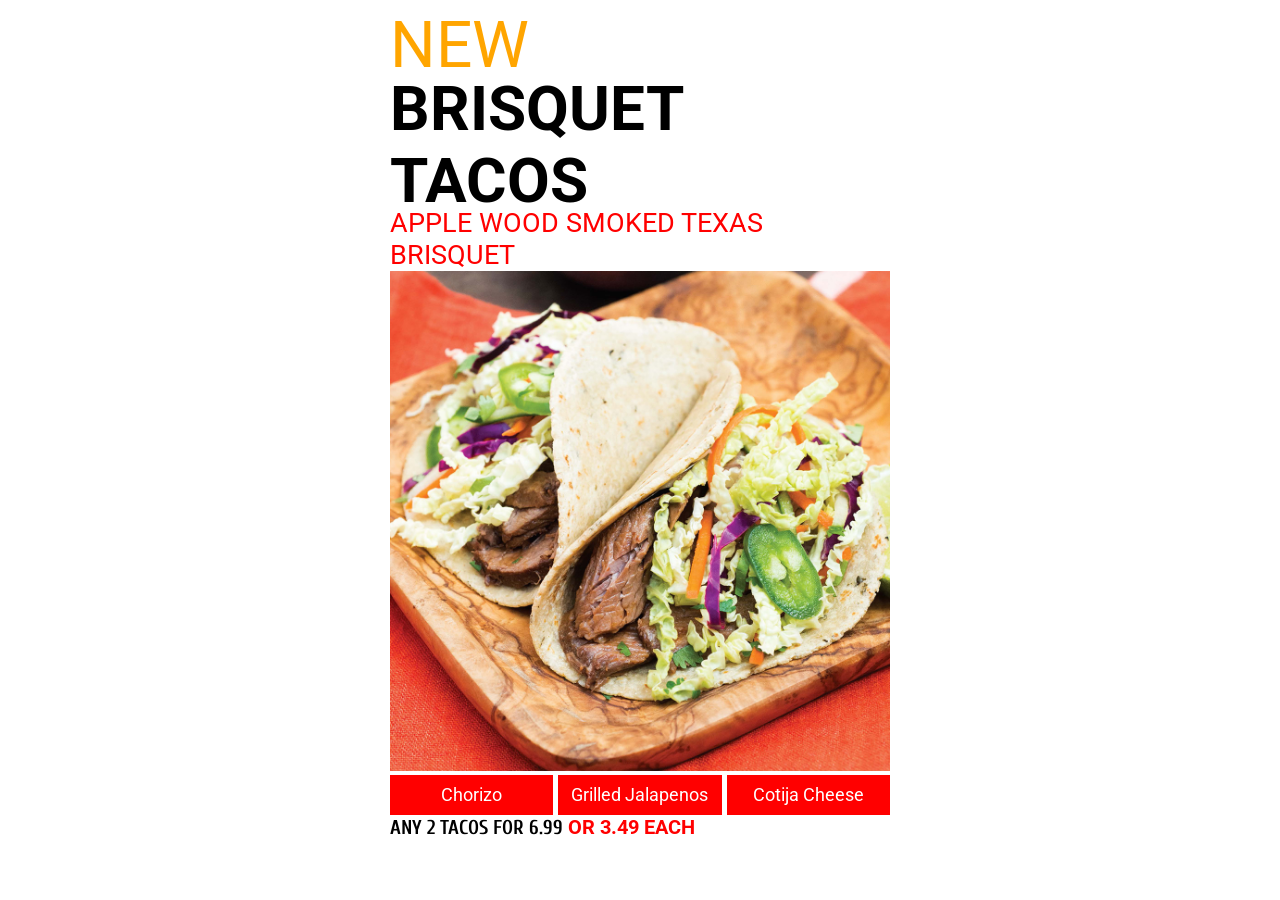
<file: CSS_Animation_Assignment_Student_Files/index.html>
<!DOCTYPE html>
<html lang="en">
<head>
    <meta charset="UTF-8">
    <meta name="viewport" content="width=device-width, initial-scale=1.0">
    <link rel="stylesheet" href="style.css">
    <title>Brisquet Tacos</title>
</head>
<body>
      <div id="container">
        <header>
          <p>New</p>
          <h1>Brisquet Tacos</h1>
          <p>Apple Wood Smoked Texas Brisquet</p>
          <img src="pics/Tacos_Graphic.jpg" alt="Tacos">
        </header>
        <main>
          <section>
            <p id="chorizo">Chorizo</p>       
            <p id="grilled_jalapenos">Grilled Jalapenos</p>       
            <p id="cotija_cheese">Cotija Cheese</p>
           </section>    
        </main>
        <footer>
          <p>Any 2 Tacos for 6.99<span> or 3.49 each</span></p>
        </footer>  
      </div>
</body>
</html>
</file>
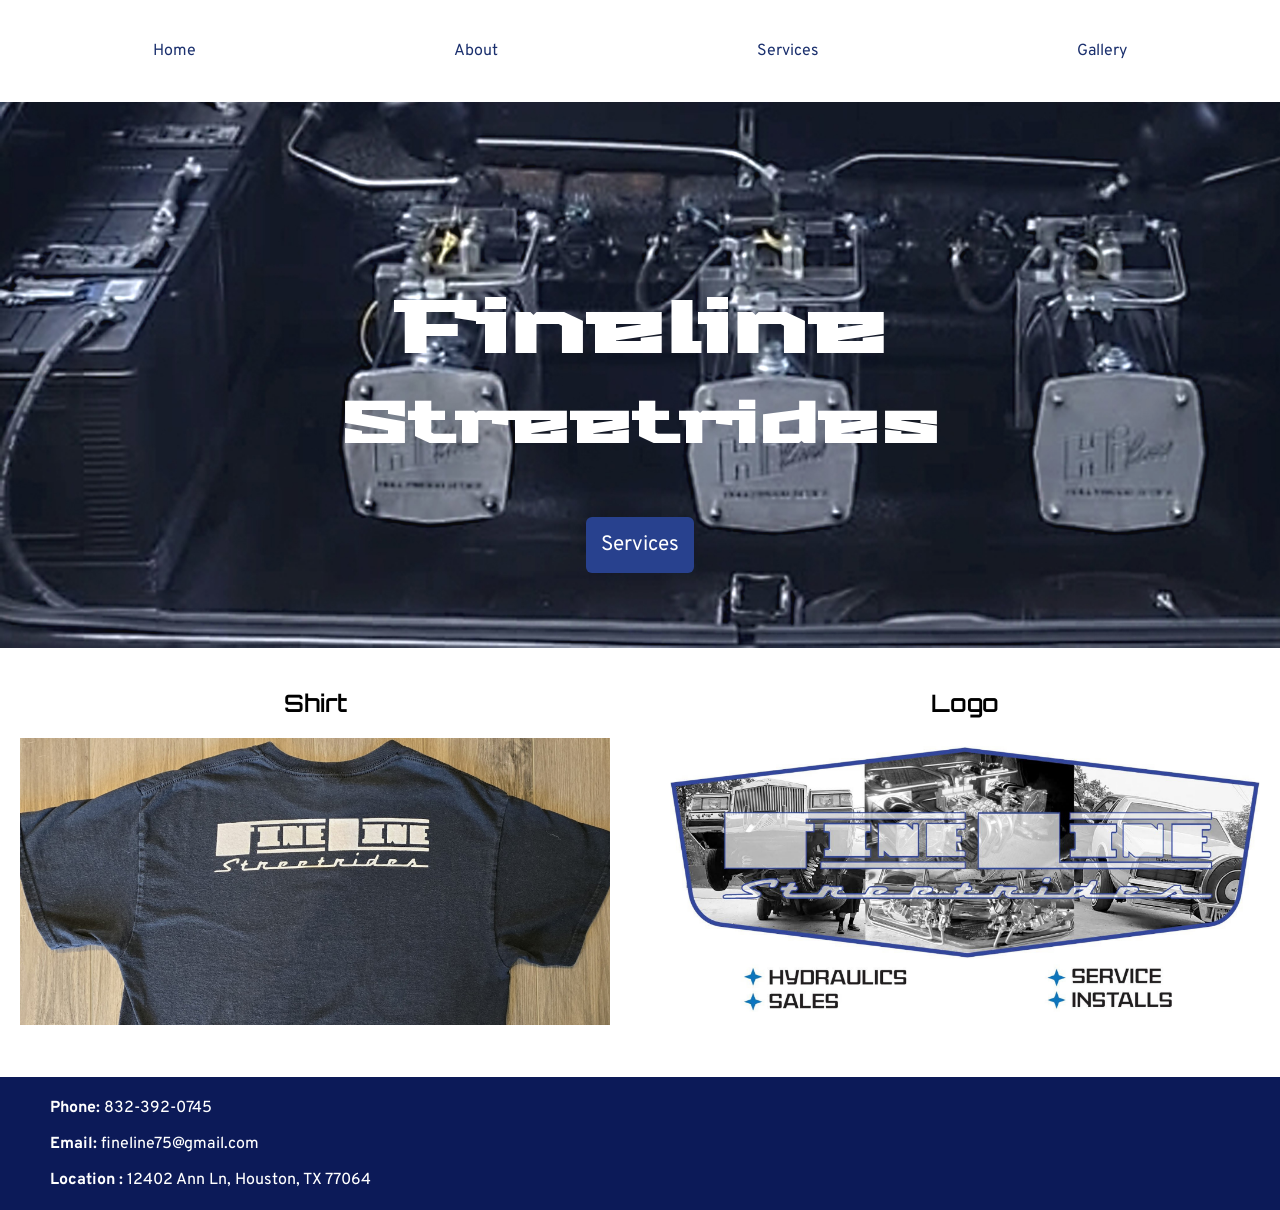
<file: external_project/index.html>
<!DOCTYPE html>
<html lang="en">
<head>
    <meta charset="UTF-8">
    <meta name="viewport" content="width=device-width, initial-scale=1.0">
    <!-- 7978509 -->
    <title>Fineline Streetrides</title>
    <link rel="stylesheet" href="mainstyles.css">
</head>
<body>
    <nav>
        <ul>
            <li><a href="index.html">Home</a></li>
            <li><a href="about.html">About</a></li>
            <li><a href="services.html">Services</a></li>
            <li><a href="gallery.html">Gallery</a></li>
        </ul>
    </nav>

    <Header>
        <h1>Fineline <span>Streetrides</span></h1>
        <ul>
            <li><a href="services.html">Services</a></li>
        </ul>
    </Header>

    <main>
        <section>
            <h2>Shirt</h2>
            <img src="images/shirt.jpg" alt="Shirt">
        </section>

        <section>
            <h2>Logo</h2>
            <img src="images/logo.jpg" alt="logo">
        </section>
    </main>

    <footer>
        <p>Phone: <span>832-392-0745</span></p>
        <p>Email: <span>fineline75@gmail.com</span></p>
        <p>Location : <span>12402 Ann Ln, Houston, TX 77064</span></p>
    </footer>
</body>
</html>
</file>
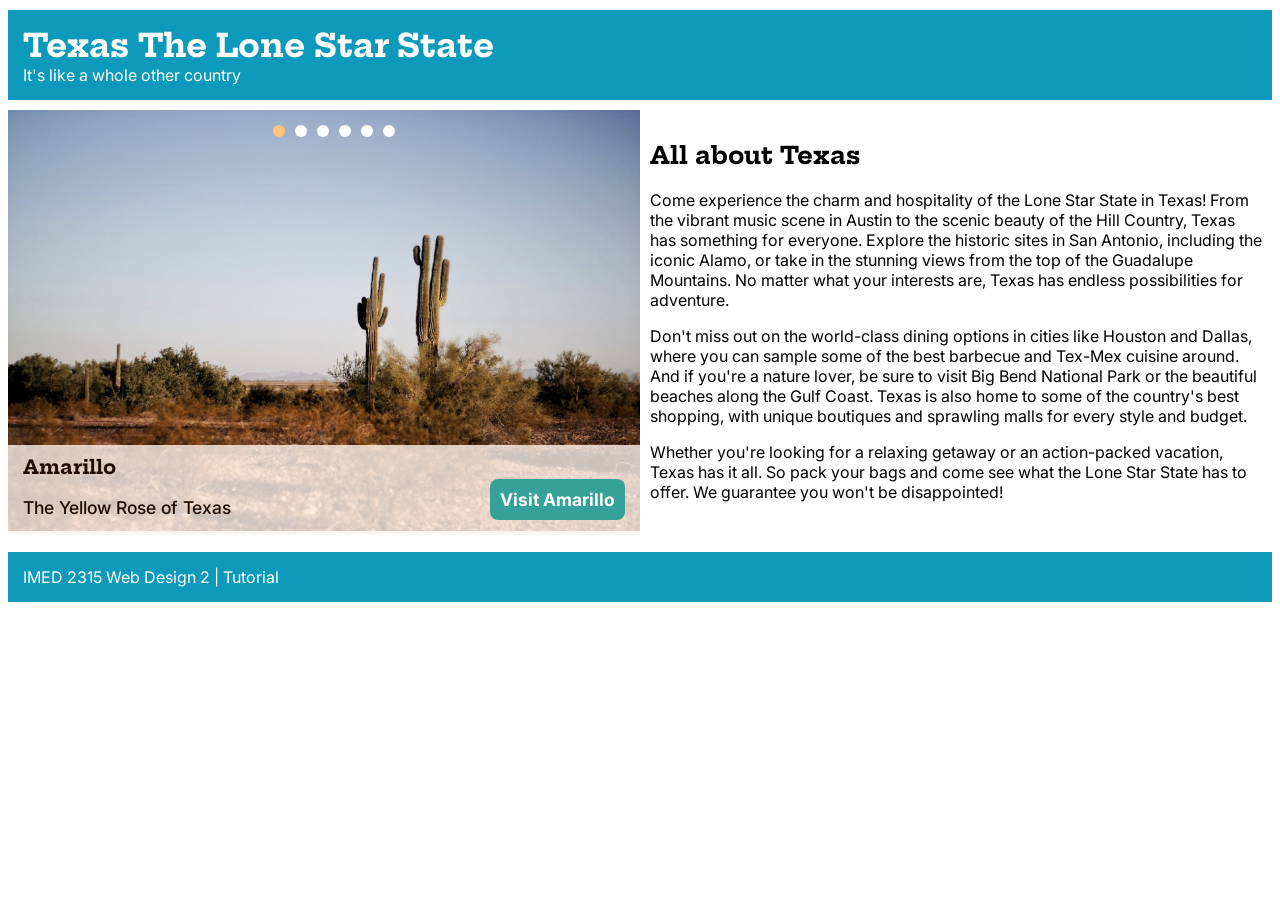
<file: javascript_slide_show_starter/index.html>
<!DOCTYPE html>
<html>
<head>
	<meta charset="utf-8">
	<title>Leveraging JavaScript</title>
	<script type="text/javascript" src="js/jquery.js"></script>
	<script type="text/javascript" src="js/cycle2.js"></script>
	<meta name="viewport" content="width=device-width, initial-scale=1">
	<link rel="stylesheet" href="style.css">
</head>

<body>
	<header>
		<h1>Texas The Lone Star State</h1>
		<p>It's like a whole other country</p>
	</header>
	<main>
		<section class="cycle-slideshow" data-cycle-slides=".slide" data-cycle-pause-on-hover="true">

			<span class="cycle-prev">Previous</span>
			<span class="cycle-next">Next</span>

			<span class="cycle-pager"></span>

			<div class="slide">
			<img src="images/desert.jpg" alt="Amarillo">
			<div class="slide-text">
				<h2>Amarillo</h2>
				<p>The Yellow Rose of Texas <a href="https://www.visitamarillo.com/" target="_blank">Visit Amarillo</a></p>
			</div>
			</div>

			<div class="slide">
			<img src="images/houston.jpg" alt="Houston">
			<div class="slide-text">
				<h2>Houston</h2>
				<p>H-Town <a href="https://www.visithoustontexas.com/" target="_blank">Visit Houston</a></p>
			</div>
			</div>

			<div class="slide">
			<img src="images/austin.jpg" alt="Austin">
			<div class="slide-text">
				<h2>Austin</h2>
				<p>Keep Austin Weird <a href="https://www.austintexas.org/" target="_blank">Visit Austin</a></p>
			</div>
			</div>

			<div class="slide">
			<img src="images/galveston.jpg" alt="Galveston">
			<div class="slide-text">
				<h2>Galveston</h2>
				<p>It's Island Time<a href="https://www.visitgalveston.com/" target="_blank">Visit Galveston</a></p>
			</div>
			</div>

			<div class="slide">
			<img src="images/san_antonio.jpg" alt="San Antonio">
			<div class="slide-text">
				<h2>San Antonio</h2>
				<p>Libertatis Cunabula (Cradle of Freedom)<a href="https://www.visitsanantonio.com/" target="_blank">Visit San Antonio</a></p>
			</div>
			</div>

			<div class="slide">
			<img src="images/dallas.jpg" alt="Dallas">
			<div class="slide-text">
				<h2>Dallas</h2>
				<p>Big Things Happen Here<a href="https://www.visitdallas.com/" target="_blank">Visit Dallas</a></p>
			</div>
</div>

		</section>
		<section>
			<h2>All about Texas</h2>
			<p>Come experience the charm and hospitality of the Lone Star State in Texas! From the vibrant music scene
				in Austin to the scenic beauty of the Hill Country, Texas has something for everyone. Explore the
				historic sites in San Antonio, including the iconic Alamo, or take in the stunning views from the top of
				the Guadalupe Mountains. No matter what your interests are, Texas has endless possibilities for
				adventure.</p>

			<p>Don't miss out on the world-class dining options in cities like Houston and Dallas, where you can sample
				some of the best barbecue and Tex-Mex cuisine around. And if you're a nature lover, be sure to visit Big
				Bend National Park or the beautiful beaches along the Gulf Coast. Texas is also home to some of the
				country's best shopping, with unique boutiques and sprawling malls for every style and budget.</p>

			<p>Whether you're looking for a relaxing getaway or an action-packed vacation, Texas has it all. So pack
				your bags and come see what the Lone Star State has to offer. We guarantee you won't be disappointed!
			</p>
		</section>
	</main>
	<footer>
		<p>IMED 2315 Web Design 2 | Tutorial</p>
	</footer>
</body>

</html>
</file>
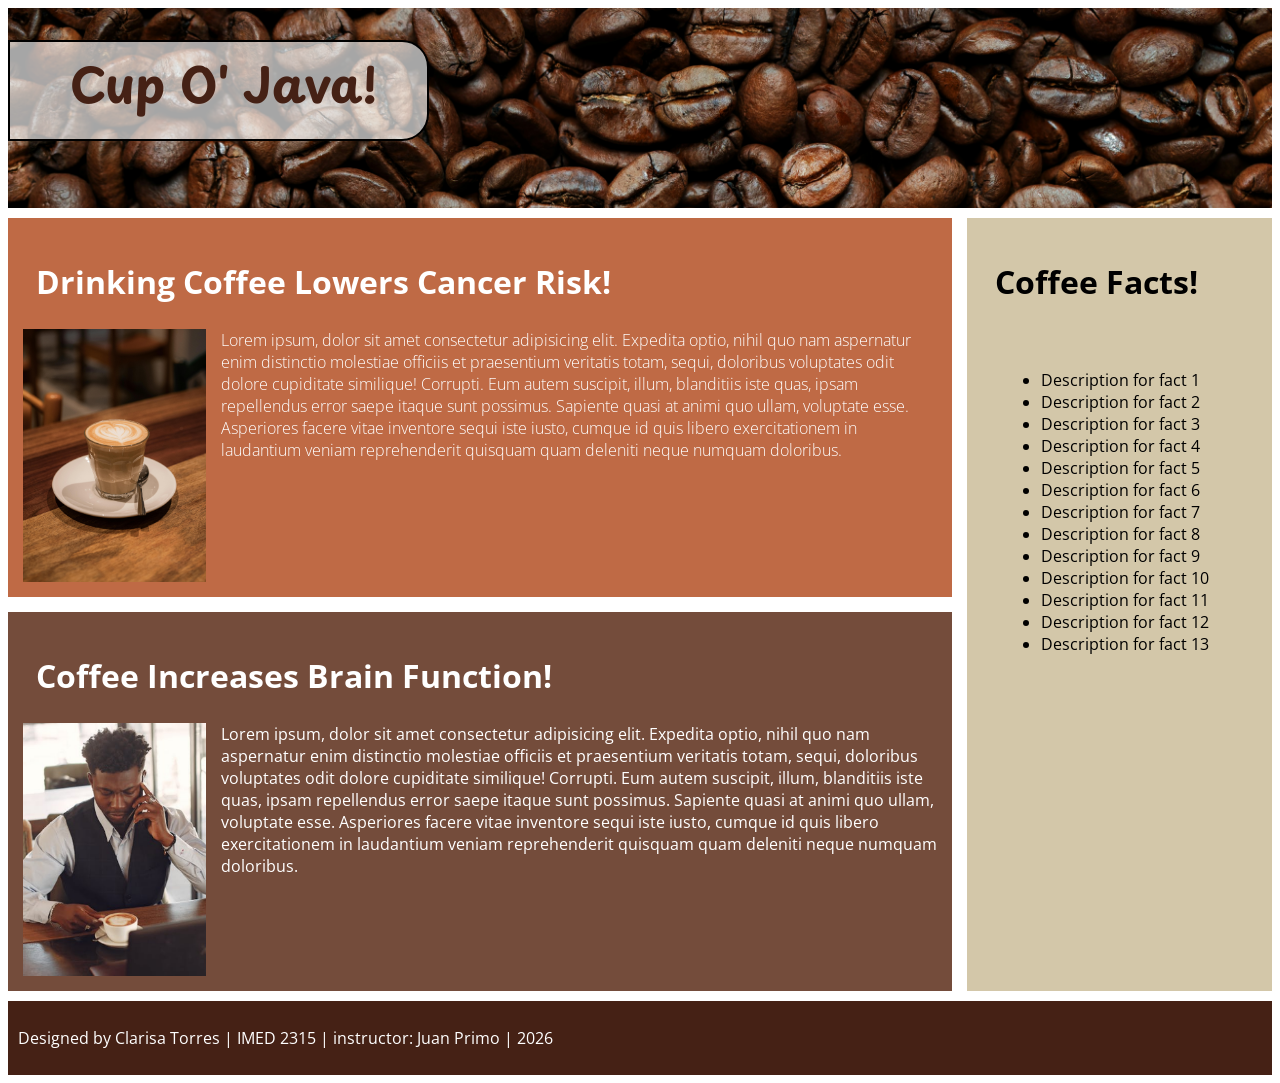
<file: newsletter/index.html>
<!DOCTYPE html>
<html lang="en">
<head>
    <meta charset="UTF-8">
    <meta name="viewport" content="width=device-width, initial-scale=1.0">
    <!-- 7978509 -->
    <title>Newslatter</title>
    <link rel="stylesheet" href="mainstyles.css">
</head>
<body>
    <header>
        <h1>Cup O' Java!</h1>
    </header>

    <main>
        <section>
            <h2>Drinking Coffee Lowers Cancer Risk!</h2>
            <img src="images/latte.jpg" alt="latte">
            <p>Lorem ipsum, dolor sit amet consectetur adipisicing elit. Expedita optio, nihil quo nam aspernatur enim distinctio molestiae officiis et praesentium veritatis totam, sequi, doloribus voluptates odit dolore cupiditate similique! Corrupti. Eum autem suscipit, illum, blanditiis iste quas, ipsam repellendus error saepe itaque sunt possimus. Sapiente quasi at animi quo ullam, voluptate esse. Asperiores facere vitae inventore sequi iste iusto, cumque id quis libero exercitationem in laudantium veniam reprehenderit quisquam quam deleniti neque numquam doloribus.</p>
        </section>

        <section>
            <h2>Coffee Increases Brain Function!</h2>
            <img src="images/drinking_coffee.jpg" alt="drinking coffee">
            <p>Lorem ipsum, dolor sit amet consectetur adipisicing elit. Expedita optio, nihil quo nam aspernatur enim distinctio molestiae officiis et praesentium veritatis totam, sequi, doloribus voluptates odit dolore cupiditate similique! Corrupti. Eum autem suscipit, illum, blanditiis iste quas, ipsam repellendus error saepe itaque sunt possimus. Sapiente quasi at animi quo ullam, voluptate esse. Asperiores facere vitae inventore sequi iste iusto, cumque id quis libero exercitationem in laudantium veniam reprehenderit quisquam quam deleniti neque numquam doloribus.</p>
        </section>

        <section>
            <h2>Coffee Facts!</h2>
            <ul>
                <li>Description for fact 1</li>
                <li>Description for fact 2</li>
                <li>Description for fact 3</li>
                <li>Description for fact 4</li>
                <li>Description for fact 5</li>
                <li>Description for fact 6</li>
                <li>Description for fact 7</li>
                <li>Description for fact 8</li>
                <li>Description for fact 9</li>
                <li>Description for fact 10</li>
                <li>Description for fact 11</li>
                <li>Description for fact 12</li>
                <li>Description for fact 13</li>
            </ul>
        </section>

    </main>

    <footer>
        <p>Designed by Clarisa Torres | IMED 2315 | instructor: Juan Primo | 2026</p>
    </footer>
    
</body>
</html>
</file>
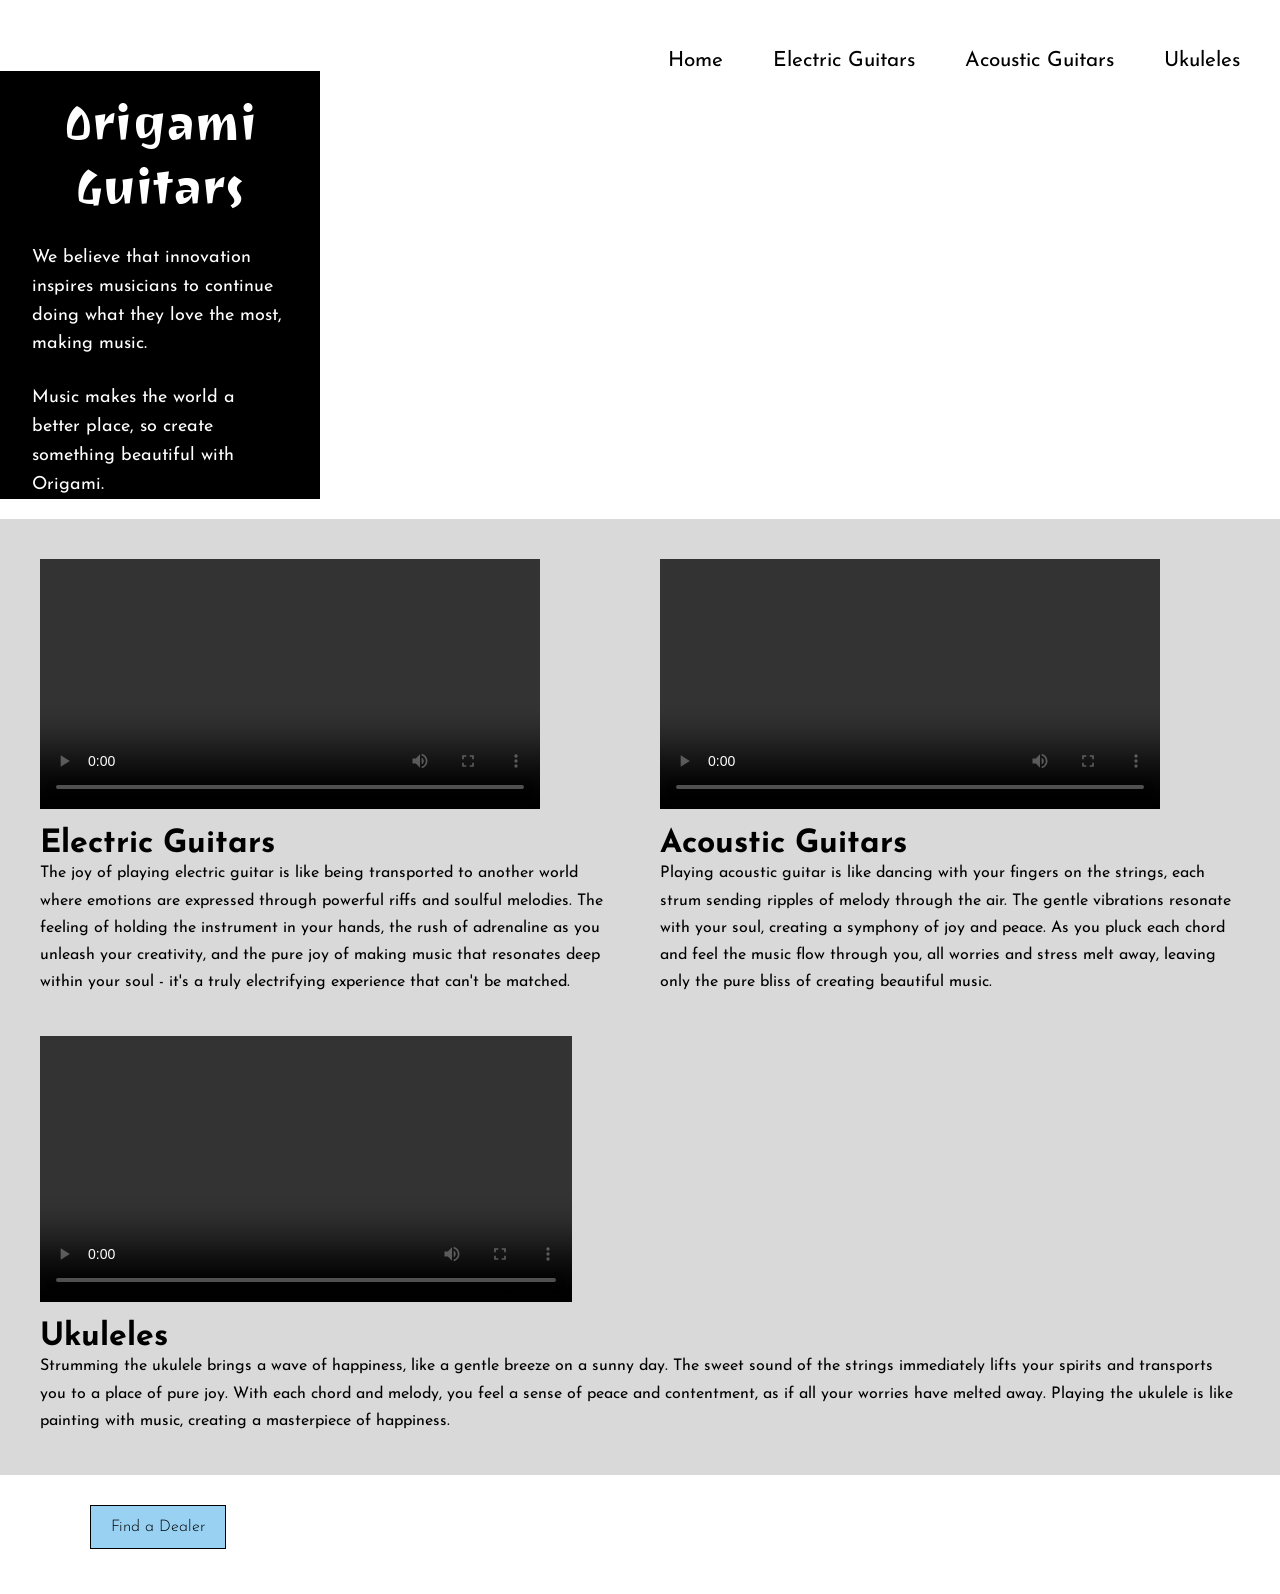
<file: origami_guitars_website/index.html>
<!DOCTYPE html>
<html lang="en">

<head>
    <meta charset="UTF-8">
    <meta name="viewport" content="width=device-width, initial-scale=1.0">
    <title>Origami Guitars</title>
    <link rel="stylesheet" href="mainstyles.css">
</head>

<body>
    <nav>
        <ul>
            <li><a href="index.html">Home</a></li>
            <li><a href="electric_guitars.html">Electric Guitars</a></li>
            <li><a href="">Acoustic Guitars</a></li>
            <li><a href="">Ukuleles</a></li>
        </ul>
    </nav>

    <header>
        <div id="first_half">
            <h1>Origami Guitars</h1>
            <p>We believe that innovation inspires musicians to continue doing what they love the most, making music.
            </p>
            <p>Music makes the world a better place, so create something beautiful with Origami.</p>
        </div>
        <div id="second_half">
            <video src="videos/Hero_Video.mp4" autoplay muted loop>Banner</video>
        </div>
    </header>

    <main>
        <section>
            <video width="500" src="videos/electric_guitar.mp4" controls ></video>
            <h2>Electric Guitars</h2>
            <p>The joy of playing electric guitar is like being transported to another world where emotions are
                expressed through powerful riffs and soulful melodies. The feeling of holding the instrument in your
                hands, the rush of adrenaline as you unleash your creativity, and the pure joy of making music that
                resonates deep within your soul - it's a truly electrifying experience that can't be matched.</p>
        </section>

        <section>
            <video width="500" src="videos/acoustic_guitar.mp4" controls ></video>
            <h2>Acoustic Guitars</h2>
            <p>Playing acoustic guitar is like dancing with your fingers on the strings, each strum sending ripples of
                melody through the air. The gentle vibrations resonate with your soul, creating a symphony of joy and
                peace. As you pluck each chord and feel the music flow through you, all worries and stress melt away,
                leaving only the pure bliss of creating beautiful music.</p>
        </section>

        <section>
            <video width="532" src="videos/ukulele.mp4" controls ></video>
            <h2>Ukuleles</h2>
            <p>Strumming the ukulele brings a wave of happiness, like a gentle breeze on a sunny day. The sweet sound of
                the strings immediately lifts your spirits and transports you to a place of pure joy. With each chord
                and melody, you feel a sense of peace and contentment, as if all your worries have melted away. Playing
                the ukulele is like painting with music, creating a masterpiece of happiness.</p>
        </section>
    </main>

    <footer>
        <p><a href="">Find a Dealer</a></p>
    </footer>
</body>

</html>
</file>
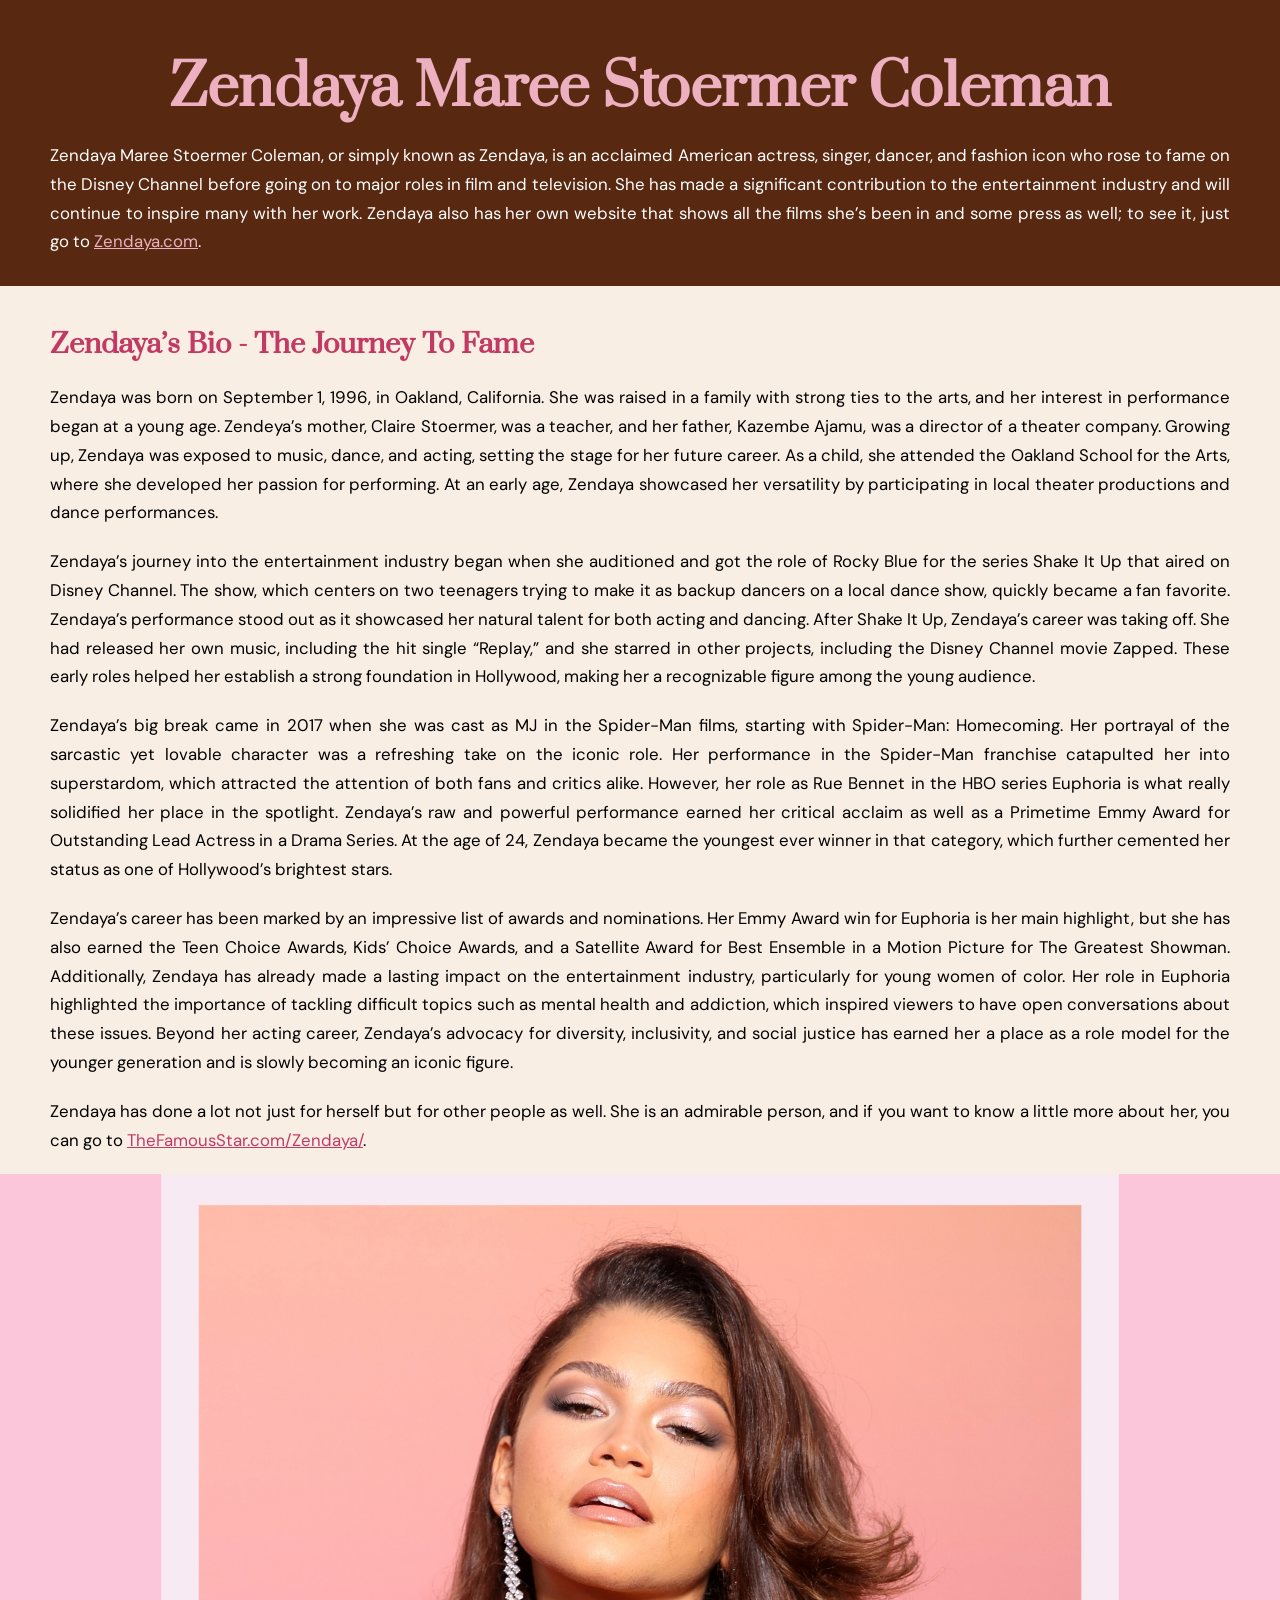
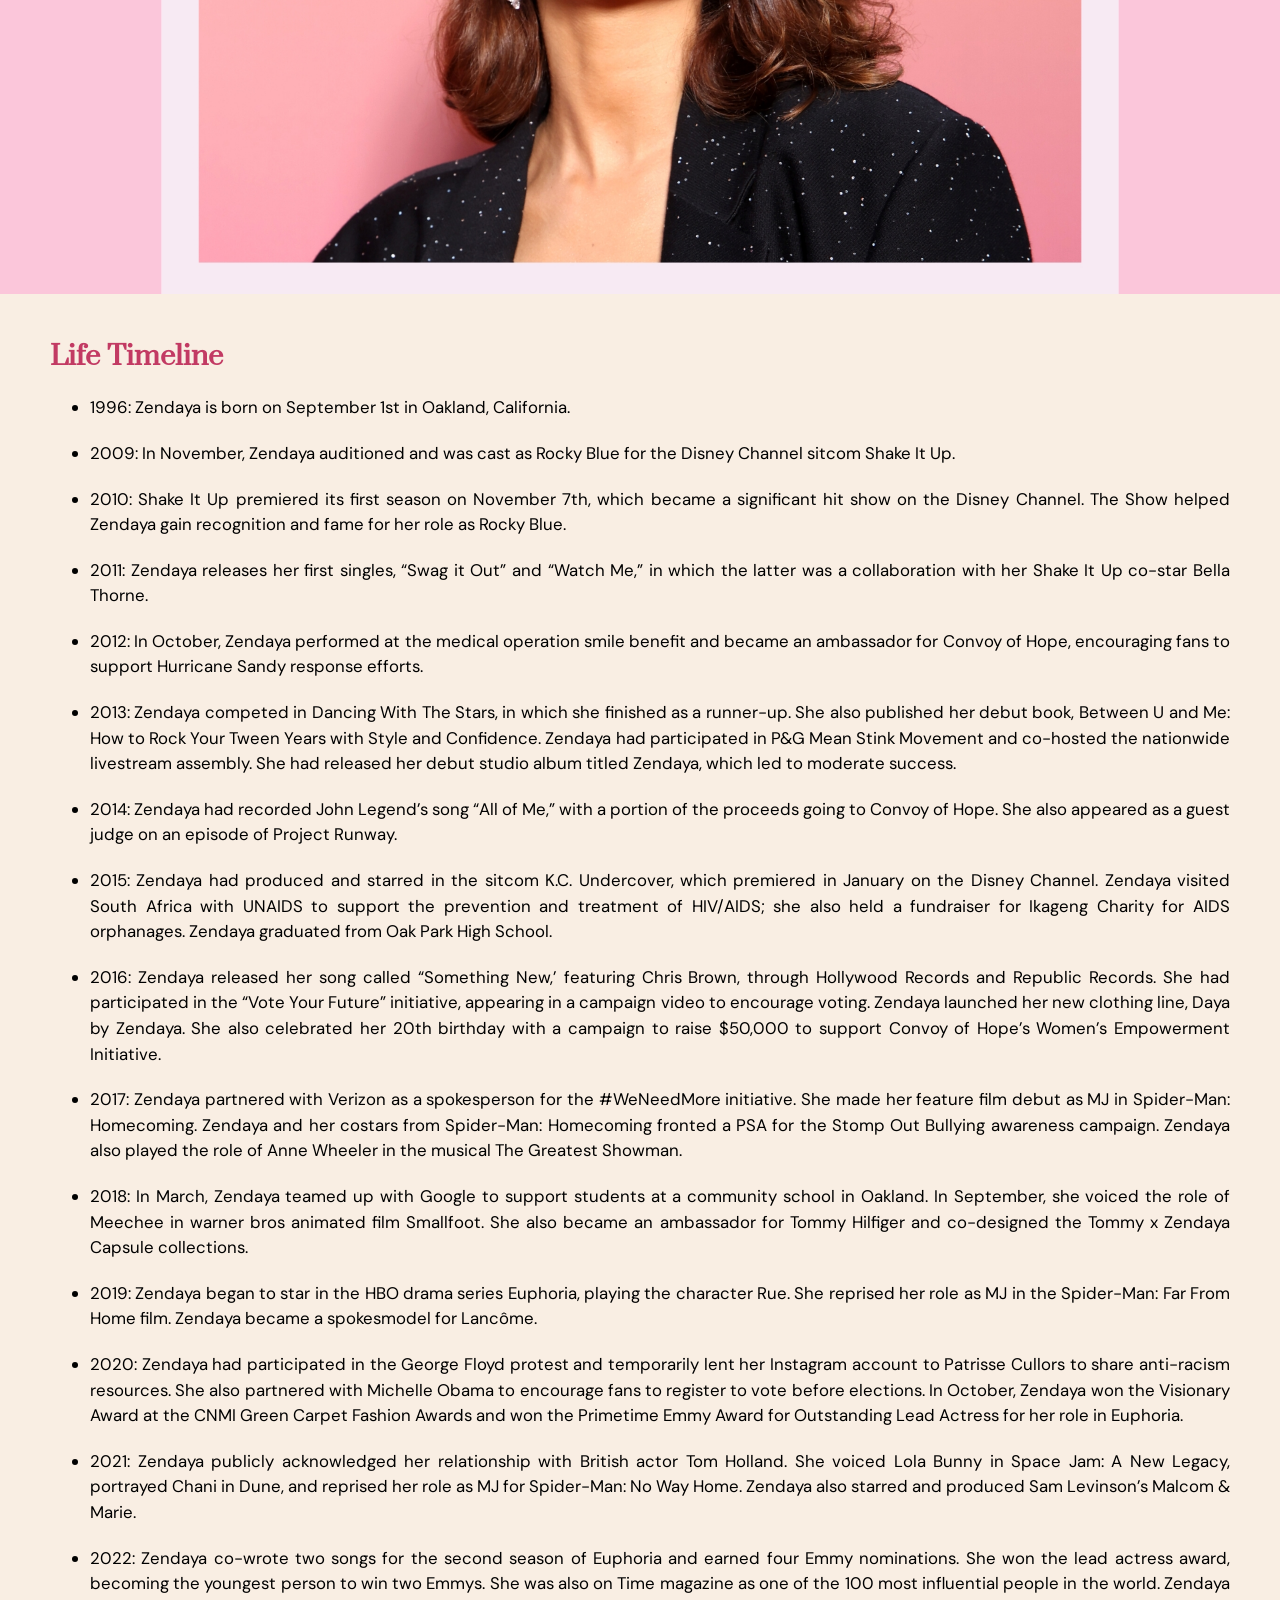
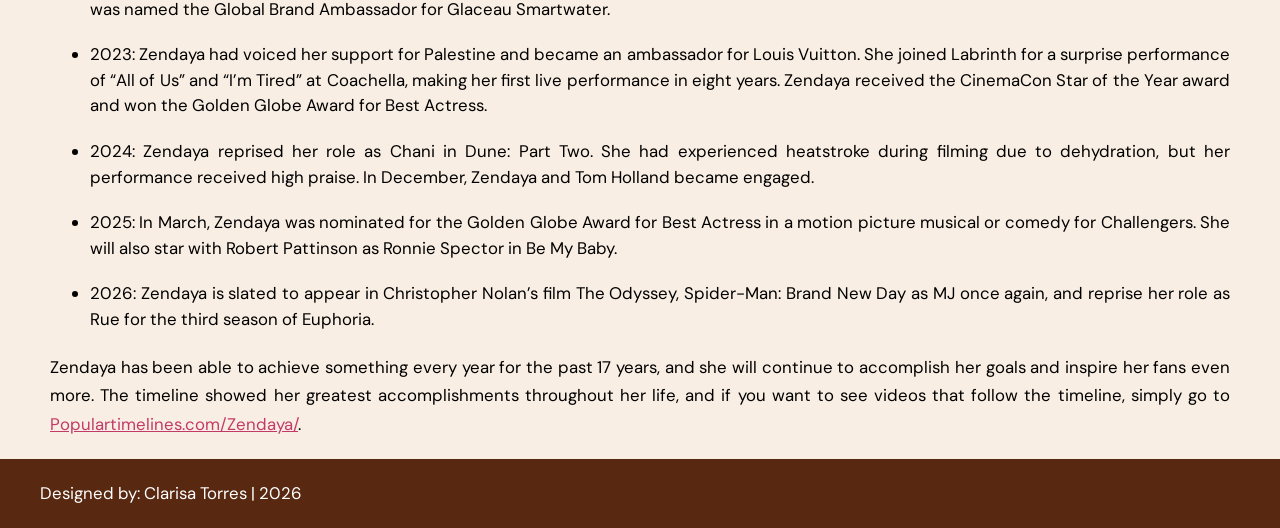
<file: tribute_page/index.html>
<!DOCTYPE html>
<html lang="en">
<head>
    <meta charset="UTF-8">
    <meta name="viewport" content="width=device-width, initial-scale=1.0">
    <title>Tribute Page For Zendaya</title>
    <link rel="stylesheet" href="mainstyles.css">
</head>
<body>
    <header>
        <h1>Zendaya Maree Stoermer Coleman</h1>
        <p>Zendaya Maree Stoermer Coleman, or simply known as Zendaya, is an acclaimed American actress, singer, dancer, and fashion icon who rose to fame on the Disney Channel before going on to major roles in film and television. She has made a significant contribution to the entertainment industry and will continue to inspire many with her work. Zendaya also has her own website that shows all the films she’s been in and some press as well; to see it, just go to <a href="https://www.zendaya.com" target="_blank">Zendaya.com</a>.</p>
    </header>

    <main>
        <section>
            <h2>Zendaya’s Bio - The Journey To Fame</h2>
            <p>Zendaya was born on September 1, 1996, in Oakland, California. She was raised in a family with strong ties to the arts, and her interest in performance began at a young age. Zendeya’s mother, Claire Stoermer, was a teacher, and her father, Kazembe Ajamu, was a director of a theater company. Growing up, Zendaya was exposed to music, dance, and acting, setting the stage for her future career. As a child, she attended the Oakland School for the Arts, where she developed her passion for performing. At an early age, Zendaya showcased her versatility by participating in local theater productions and dance performances.</p>
            
            <p>Zendaya’s journey into the entertainment industry began when she auditioned and got the role of Rocky Blue for the series Shake It Up that aired on Disney Channel. The show, which centers on two teenagers trying to make it as backup dancers on a local dance show, quickly became a fan favorite. Zendaya’s performance stood out as it showcased her natural talent for both acting and dancing. After Shake It Up, Zendaya’s career was taking off. She had released her own music, including the hit single “Replay,” and she starred in other projects, including the Disney Channel movie Zapped. These early roles helped her establish a strong foundation in Hollywood, making her a recognizable figure among the young audience. </p>

            <p>Zendaya’s big break came in 2017 when she was cast as MJ in the Spider-Man films, starting with Spider-Man: Homecoming. Her portrayal of the sarcastic yet lovable character was a refreshing take on the iconic role. Her performance in the Spider-Man franchise catapulted her into superstardom, which attracted the attention of both fans and critics alike. However, her role as Rue Bennet in the HBO series Euphoria is what really solidified her place in the spotlight. Zendaya’s raw and powerful performance earned her critical acclaim as well as a Primetime Emmy Award for Outstanding Lead Actress in a Drama Series. At the age of 24, Zendaya became the youngest ever winner in that category, which further cemented her status as one of Hollywood’s brightest stars.</p>

            <p>Zendaya’s career has been marked by an impressive list of awards and nominations. Her Emmy Award win for Euphoria is her main highlight, but she has also earned the Teen Choice Awards, Kids’ Choice Awards, and a Satellite Award for Best Ensemble in a Motion Picture for The Greatest Showman. Additionally, Zendaya has already made a lasting impact on the entertainment industry, particularly for young women of color.  Her role in Euphoria highlighted the importance of tackling difficult topics such as mental health and addiction, which inspired viewers to have open conversations about these issues. Beyond her acting career, Zendaya’s advocacy for diversity, inclusivity, and social justice has earned her a place as a role model for the younger generation and is slowly becoming an iconic figure.</p>

            <p>Zendaya has done a lot not just for herself but for other people as well. She is an admirable person, and if you want to know a little more about her, you can go to <a href="https://thefamoustar.com/zendaya" target="_blank">TheFamousStar.com/Zendaya/</a>.</p>
            <img src="images/zendaya.jpg" alt="Zendaya">

        </section>
        <section>
            <h2>Life Timeline</h2>
            <ul>
                <li>1996: Zendaya is born on September 1st in Oakland, California.</li>
                <li>2009: In November, Zendaya auditioned and was cast as Rocky Blue for the Disney Channel sitcom Shake It Up.</li>
                <li>2010: Shake It Up premiered its first season on November 7th, which became a significant hit show on the Disney Channel. The Show helped Zendaya gain recognition and fame for her role as Rocky Blue. </li>
                <li>2011: Zendaya releases her first singles, “Swag it Out” and “Watch Me,” in which the latter was a collaboration with her Shake It Up co-star Bella Thorne.</li>
                <li>2012: In October, Zendaya performed at the medical operation smile benefit and became an ambassador for Convoy of Hope, encouraging fans to support Hurricane Sandy response efforts.</li>
                <li>2013: Zendaya competed in Dancing With The Stars, in which she finished as a runner-up.  She also published her debut book, Between U and Me: How to Rock Your Tween Years with Style and Confidence. Zendaya had participated in P&G Mean Stink Movement and co-hosted the nationwide livestream assembly.  She had released her debut studio album titled Zendaya, which led to moderate success. </li>
                <li>2014: Zendaya had recorded John Legend’s song “All of Me,” with a portion of the proceeds going to Convoy of Hope. She also appeared as a guest judge on an episode of Project Runway. </li>
                <li>2015: Zendaya had produced and starred in the sitcom K.C. Undercover, which premiered in January on the Disney Channel. Zendaya visited South Africa with UNAIDS to support the prevention and treatment of HIV/AIDS; she also held a fundraiser for Ikageng Charity for AIDS orphanages. Zendaya graduated from Oak Park High School. </li>
                <li>2016: Zendaya released her song called “Something New,’ featuring Chris Brown, through Hollywood Records and Republic Records. She had participated in the “Vote Your Future” initiative, appearing in a campaign video to encourage voting. Zendaya launched her new clothing line, Daya by Zendaya. She also celebrated her 20th birthday with a campaign to raise $50,000 to support Convoy of Hope’s Women’s Empowerment Initiative.  </li>
                <li>2017: Zendaya partnered with Verizon as a spokesperson for the #WeNeedMore initiative. She made her feature film debut as MJ in Spider-Man: Homecoming. Zendaya and her costars from Spider-Man: Homecoming fronted a PSA for the Stomp Out Bullying awareness campaign. Zendaya also played the role of Anne Wheeler in the musical The Greatest Showman. </li>
                <li>2018: In March, Zendaya teamed up with Google to support students at a community school in Oakland. In September, she voiced the role of Meechee in warner bros animated film Smallfoot.  She also became an ambassador for Tommy Hilfiger and co-designed the Tommy x Zendaya Capsule collections. </li>
                <li>2019: Zendaya began to star in the HBO drama series Euphoria, playing the character Rue. She reprised her role as MJ in the Spider-Man: Far From Home film. Zendaya became a spokesmodel for Lancôme. </li>
                <li>2020: Zendaya had participated in the George Floyd protest and temporarily lent her Instagram account to Patrisse Cullors to share anti-racism resources. She also partnered with Michelle Obama to encourage fans to register to vote before elections. In October, Zendaya won the Visionary Award at the CNMI Green Carpet Fashion Awards and won the Primetime Emmy Award for Outstanding Lead Actress for her role in Euphoria. </li>
                <li>2021: Zendaya publicly acknowledged her relationship with British actor Tom Holland.  She voiced Lola Bunny in Space Jam: A New Legacy, portrayed Chani in Dune, and reprised her role as MJ for Spider-Man: No Way Home. Zendaya also starred and produced Sam Levinson’s Malcom & Marie. </li>
                <li>2022: Zendaya co-wrote two songs for the second season of Euphoria and earned four Emmy nominations. She won the lead actress award, becoming the youngest person to win two Emmys. She was also on Time magazine as one of the 100 most influential people in the world.  Zendaya was named the Global Brand Ambassador for Glaceau Smartwater. </li>
                <li>2023: Zendaya had voiced her support for Palestine and became an ambassador for Louis Vuitton. She joined Labrinth for a surprise performance of “All of Us” and “I’m Tired” at Coachella, making her first live performance in eight years. Zendaya received the CinemaCon Star of the Year award and won the Golden Globe Award for Best Actress. </li>
                <li>2024: Zendaya reprised her role as Chani in Dune: Part Two. She had experienced heatstroke during filming due to dehydration, but her performance received high praise. In December, Zendaya and Tom Holland became engaged.   </li>
                <li>2025: In March, Zendaya was nominated for the Golden Globe Award for Best Actress in a motion picture musical or comedy for Challengers. She will also star with Robert Pattinson as Ronnie Spector in Be My Baby.</li>
                <li>2026: Zendaya is slated to appear in Christopher Nolan’s film The Odyssey, Spider-Man: Brand New Day as MJ once again, and reprise her role as Rue for the third season of Euphoria. </li>
            </ul> 

            <p>Zendaya has been able to achieve something every year for the past 17 years, and she will continue to accomplish her goals and inspire her fans even more. The timeline showed her greatest accomplishments throughout her life, and if you want to see videos that follow the timeline, simply go to <a href="https://populartimelines.com/timeline/Zendaya" target="_blank">Populartimelines.com/Zendaya/</a>.</p>

        </section>

    </main>

    <footer>
        <p>Designed by: Clarisa Torres | 2026</p>
    </footer>
    
</body>
</html>
</file>
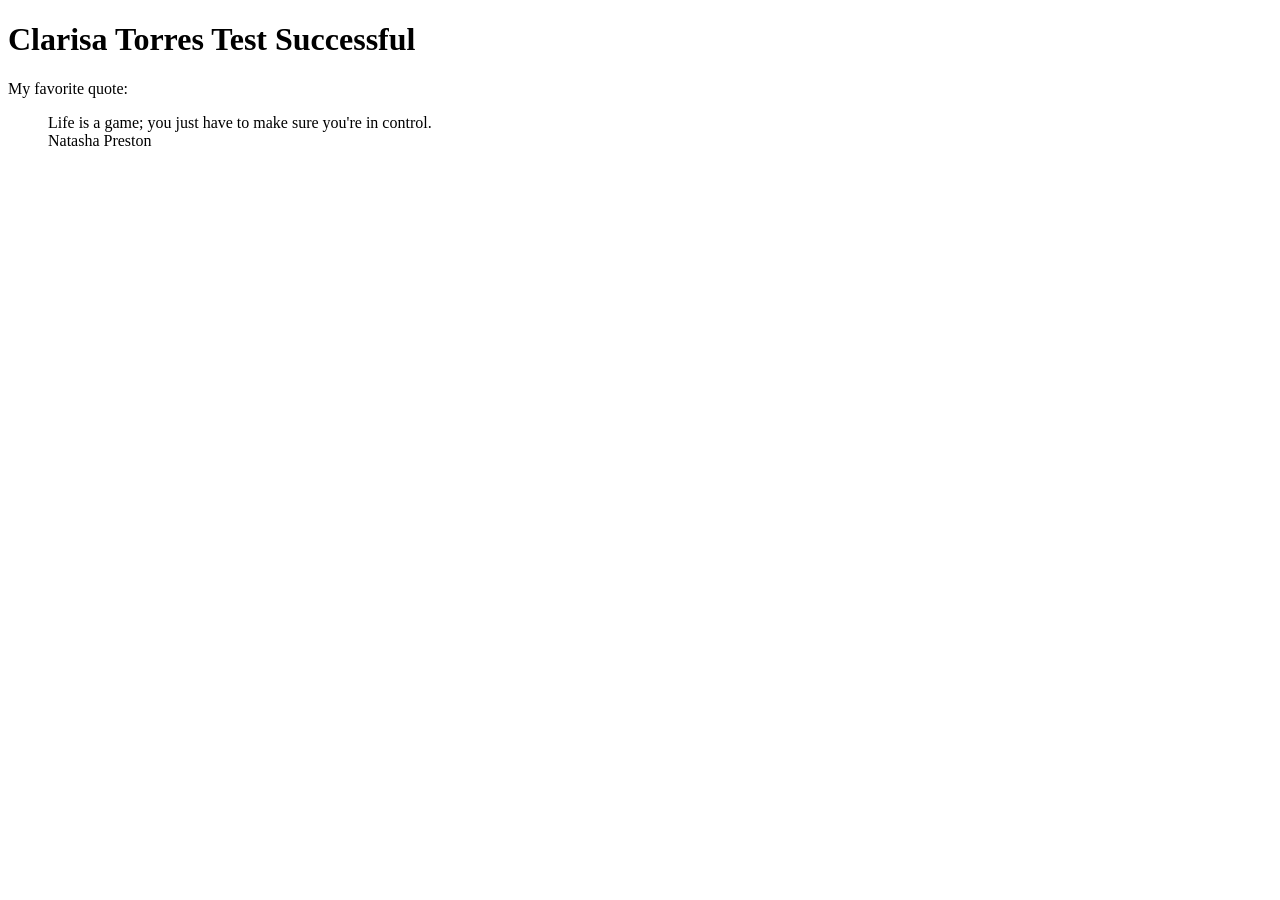
<file: Upload_Test/index.html>
<!DOCTYPE html>
<html lang="en">
<head>
    <meta charset="UTF-8">
    <meta name="viewport" content="width=device-width, initial-scale=1.0">
    <title>Github Test</title>
</head>
<body>
    <header>
        <h1>Clarisa Torres Test Successful</h1>
        <p>My favorite quote:</p>
        <blockquote>
            <p>Life is a game; you just have to make sure you're in control.<br>Natasha Preston</p>
        </blockquote>
    </header>
    
</body>
</html>
</file>
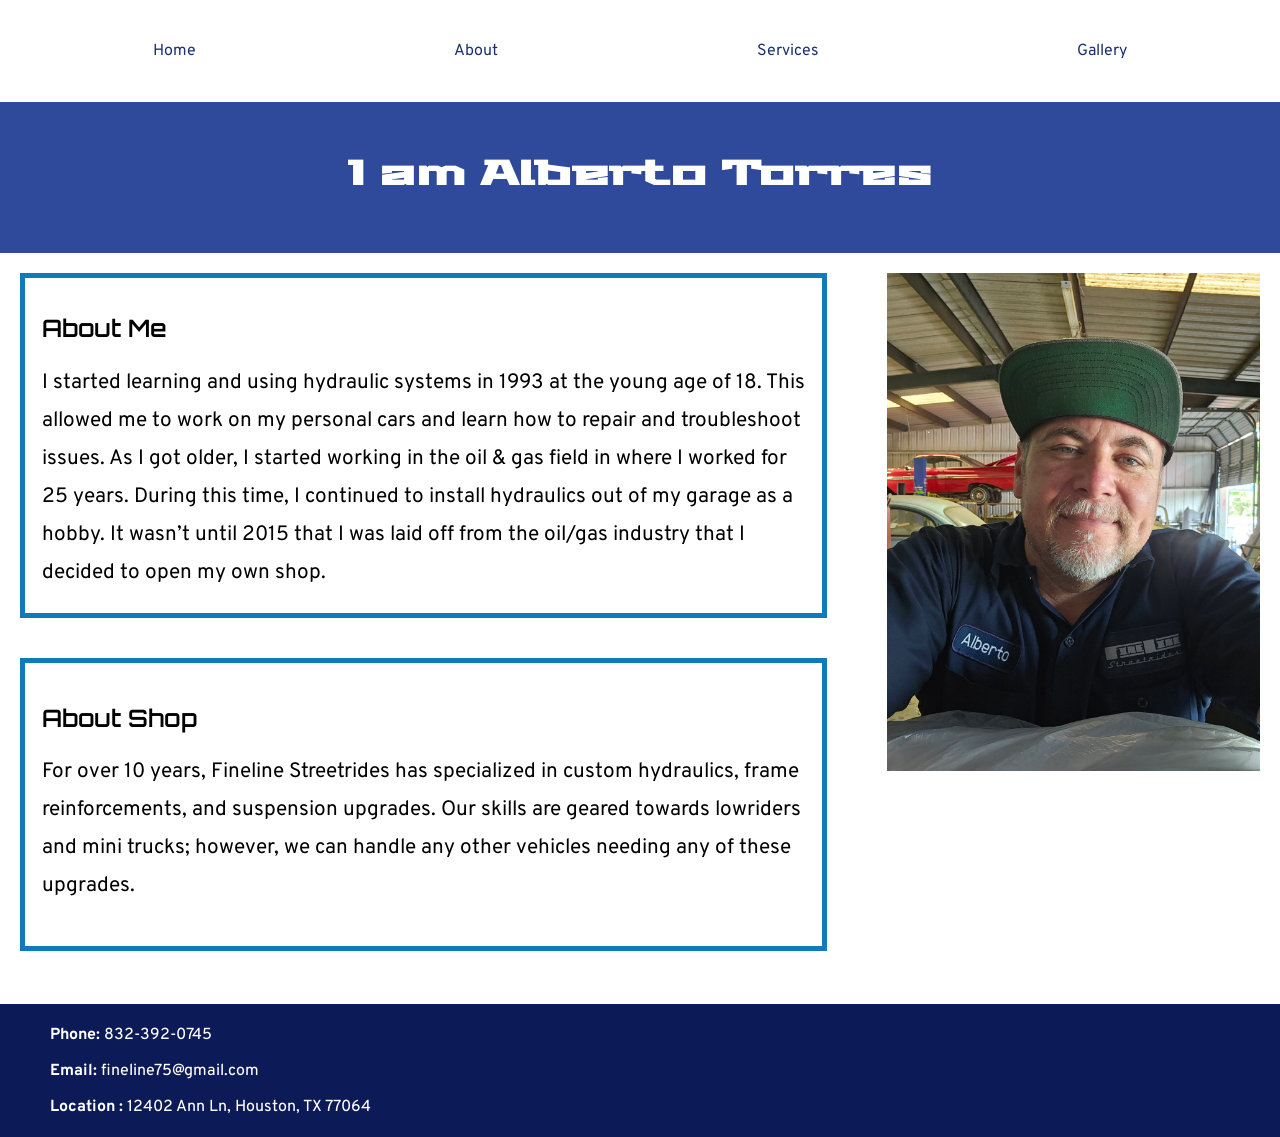
<file: external_project/about.html>
<!DOCTYPE html>
<html lang="en">
<head>
    <meta charset="UTF-8">
    <meta name="viewport" content="width=device-width, initial-scale=1.0">
    <!-- 7978509 -->
    <title>Fineline Streetrides</title>
    <link rel="stylesheet" href="mainstyles.css">
    <link rel="stylesheet" href="about.css">
</head>
<body>
    <nav>
        <ul>
            <li><a href="index.html">Home</a></li>
            <li><a href="about.html">About</a></li>
            <li><a href="services.html">Services</a></li>
            <li><a href="gallery.html">Gallery</a></li>
        </ul>
    </nav>

    <Header>
        <h1>I am Alberto Torres</h1>
    </Header>

    <main>
        <section>
            <h2>About Me</h2>
            <p>I started learning and using hydraulic systems in 1993 at the young age of 18. This allowed me to work on my personal cars and learn how to repair and troubleshoot issues. As I got older, I started working in the oil & gas field in where I worked for 25 years.  During this time, I continued to install hydraulics out of my garage as a hobby.  It wasn’t until 2015 that I was laid off from the oil/gas industry that I decided to open my own shop.</p>
        </section>

        <section>
            <h2>About Shop</h2>
            <p>For over 10 years, Fineline Streetrides has specialized in custom hydraulics, frame reinforcements, and suspension upgrades. Our skills are geared towards lowriders and mini trucks; however, we can handle any other vehicles needing any of these upgrades.</p>
        </section>

        <section>
            <img src="images/alberto.jpg" alt="Alberto">
        </section>

    </main>

    <footer>
        <p>Phone: <span>832-392-0745</span></p>
        <p>Email: <span>fineline75@gmail.com</span></p>
        <p>Location : <span>12402 Ann Ln, Houston, TX 77064</span></p>
    </footer>
</body>
</html>
</file>
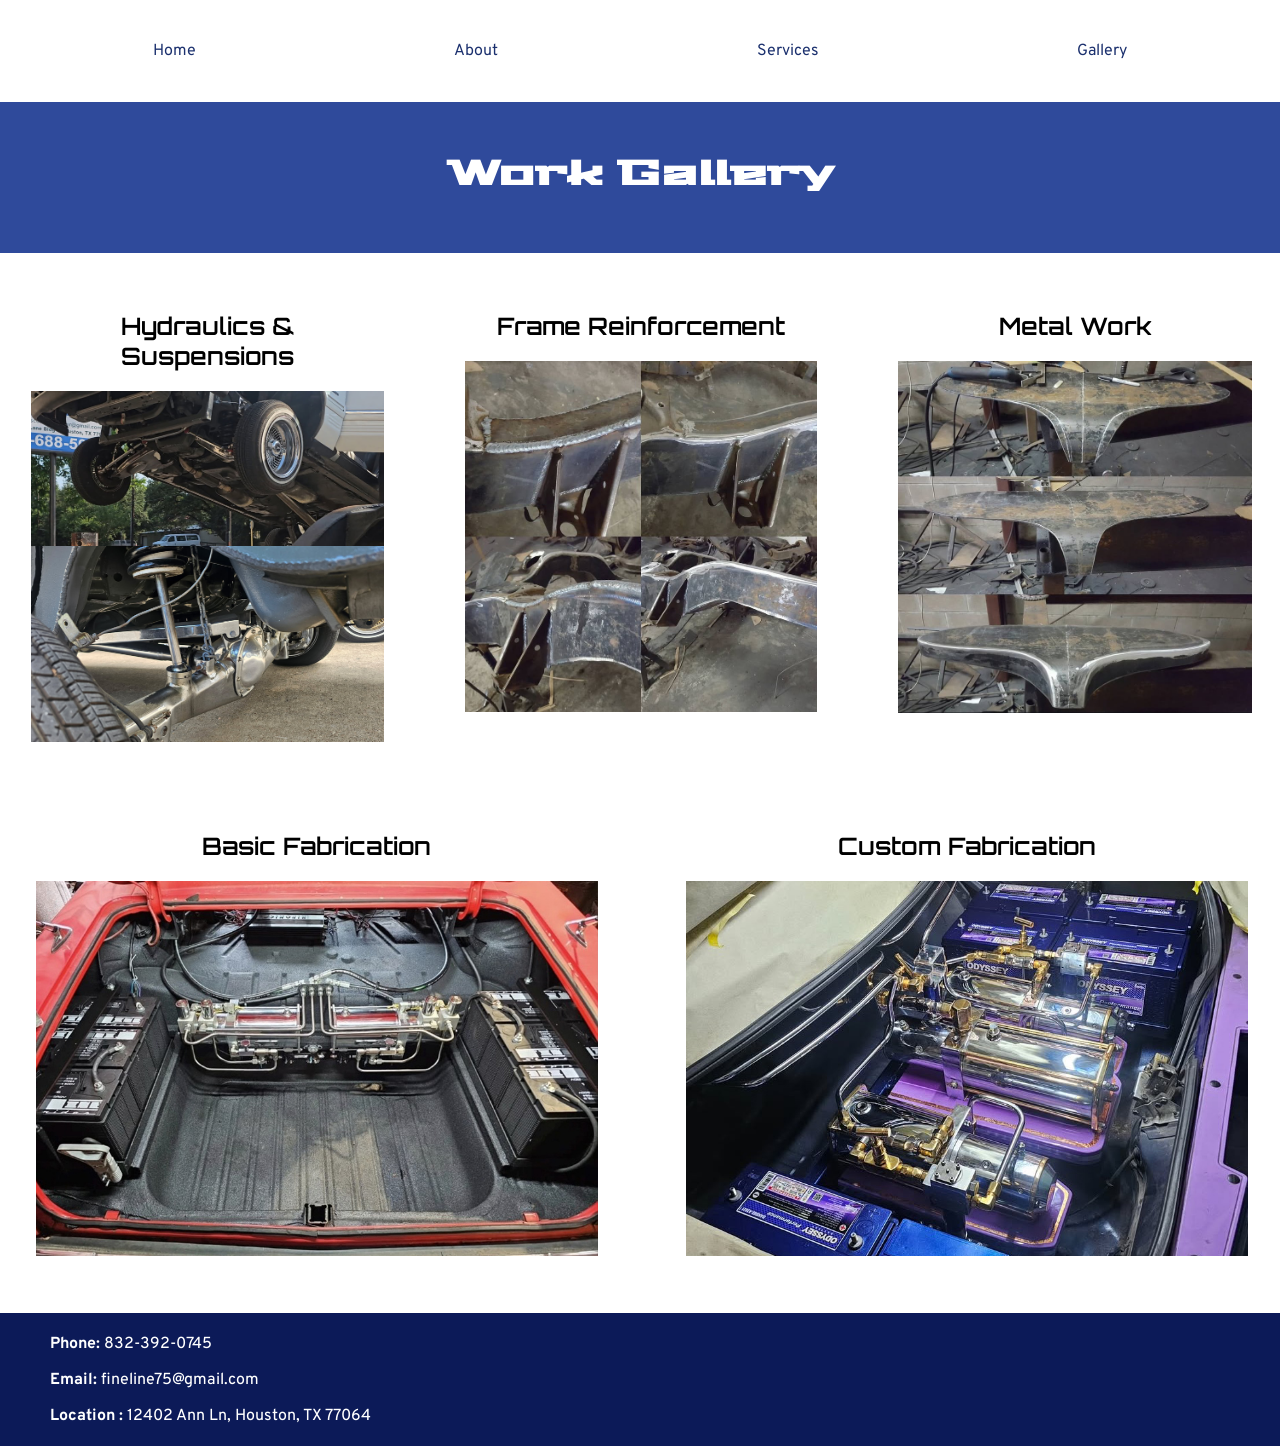
<file: external_project/gallery.html>
<!DOCTYPE html>
<html lang="en">
<head>
    <meta charset="UTF-8">
    <meta name="viewport" content="width=device-width, initial-scale=1.0">
    <!-- 7978509 -->
    <title>Fineline Streetrides</title>
    <link rel="stylesheet" href="mainstyles.css">
    <link rel="stylesheet" href="about.css">
    <link rel="stylesheet" href="servicegallery.css">
    <link rel="stylesheet" href="gallery.css">
</head>
<body>
    <nav>
        <ul>
            <li><a href="index.html">Home</a></li>
            <li><a href="about.html">About</a></li>
            <li><a href="services.html">Services</a></li>
            <li><a href="gallery.html">Gallery</a></li>
        </ul>
    </nav>

    <Header>
        <h1>Work Gallery</h1>
    </Header>

    <main>
        <section>
            <h2>Hydraulics & Suspensions</h2>
            <img src="images/hydraulics.jpg" alt="Hydraulics & Suspensions">
        </section>

        <section>
            <h2>Frame Reinforcement</h2>
            <img src="images/frame.jpg" alt="Frame Re-enforcement">
        </section>

        <section>
            <h2>Metal Work</h2>
            <img src="images/metal_work.jpg" alt="Metal Work">
        </section>

        <section>
            <h2>Basic Fabrication</h2>
            <img src="images/basic.jpg" alt="Basic Fabrication">
        </section>

        <section>
            <h2>Custom Fabrication</h2>
            <img src="images/custom.jpg" alt="Custom Fabrication">
        </section>

    </main>

    <footer>
        <p>Phone: <span>832-392-0745</span></p>
        <p>Email: <span>fineline75@gmail.com</span></p>
        <p>Location : <span>12402 Ann Ln, Houston, TX 77064</span></p>
    </footer>
</body>
</html>
</file>
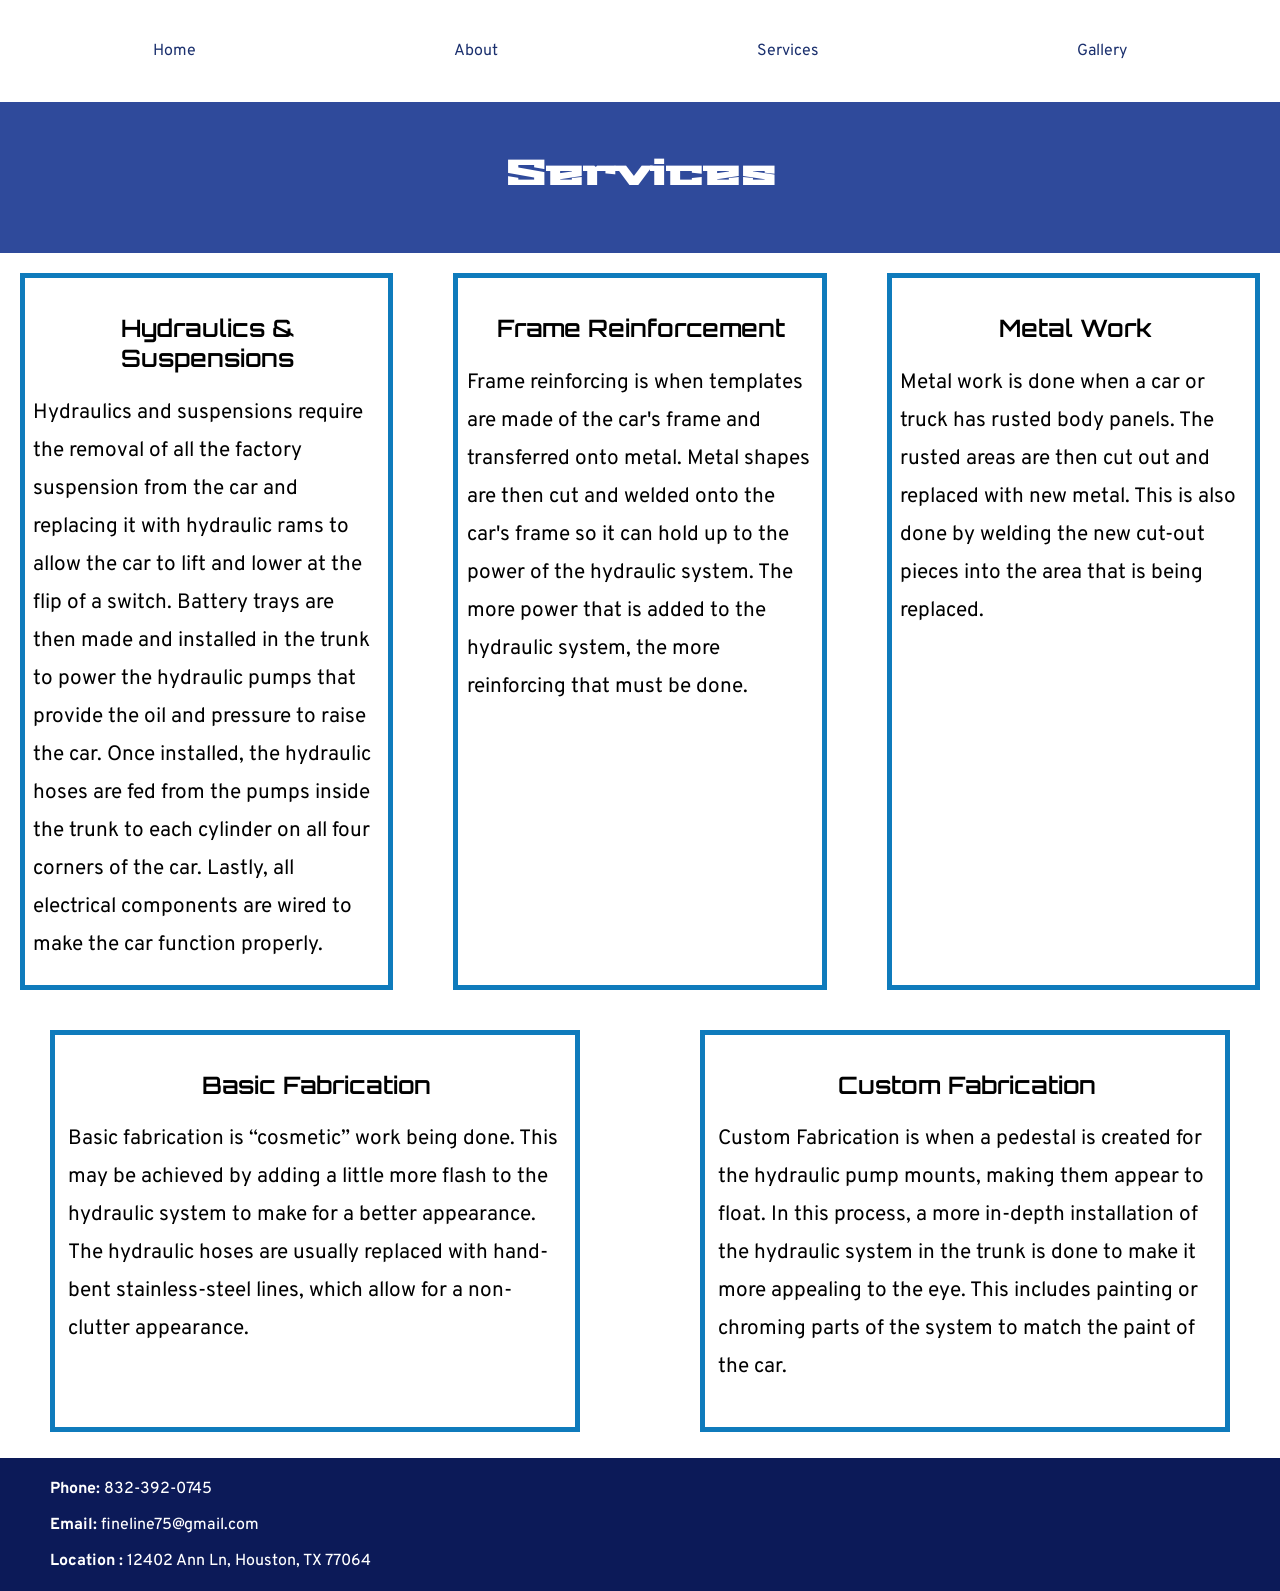
<file: external_project/services.html>
<!DOCTYPE html>
<html lang="en">
<head>
    <meta charset="UTF-8">
    <meta name="viewport" content="width=device-width, initial-scale=1.0">
    <!-- 7978509 -->
    <title>Fineline Streetrides</title>
    <link rel="stylesheet" href="mainstyles.css">
    <link rel="stylesheet" href="about.css">
    <link rel="stylesheet" href="servicegallery.css">
</head>
<body>
    <nav>
        <ul>
            <li><a href="index.html">Home</a></li>
            <li><a href="about.html">About</a></li>
            <li><a href="services.html">Services</a></li>
            <li><a href="gallery.html">Gallery</a></li>
        </ul>
    </nav>

    <Header>
        <h1>Services</h1>
    </Header>

    <main>
        <section>
            <h2>Hydraulics & Suspensions</h2>
            <p>Hydraulics and suspensions require the removal of all the factory suspension from the car and replacing it with hydraulic rams to allow the car to lift and lower at the flip of a switch. Battery trays are then made and installed in the trunk to power the hydraulic pumps that provide the oil and pressure to raise the car. Once installed, the hydraulic hoses are fed from the pumps inside the trunk to each cylinder on all four corners of the car. Lastly, all electrical components are wired to make the car function properly.</p>
        </section>

        <section>
            <h2>Frame Reinforcement</h2>
            <p>Frame reinforcing is when templates are made of the car's frame and transferred onto metal. Metal shapes are then cut and welded onto the car's frame so it can hold up to the power of the hydraulic system. The more power that is added to the hydraulic system, the more reinforcing that must be done.</p>
        </section>

        <section>
            <h2>Metal Work</h2>
            <p>Metal work is done when a car or truck has rusted body panels.  The rusted areas are then cut out and replaced with new metal.  This is also done by welding the new cut-out pieces into the area that is being replaced.</p>
        </section>

        <section>
            <h2>Basic Fabrication</h2>
            <p>Basic fabrication is “cosmetic” work being done.  This may be achieved by adding a little more flash to the hydraulic system to make for a better appearance. The hydraulic hoses are usually replaced with hand-bent stainless-steel lines, which allow for a non-clutter appearance.</p>
        </section>

        <section>
            <h2>Custom Fabrication</h2>
            <p>Custom Fabrication is when a pedestal is created for the hydraulic pump mounts, making them appear to float. In this process, a more in-depth installation of the hydraulic system in the trunk is done to make it more appealing to the eye. This includes painting or chroming parts of the system to match the paint of the car.</p>
        </section>

    </main>

    <footer>
        <p>Phone: <span>832-392-0745</span></p>
        <p>Email: <span>fineline75@gmail.com</span></p>
        <p>Location : <span>12402 Ann Ln, Houston, TX 77064</span></p>
    </footer>
</body>
</html>
</file>
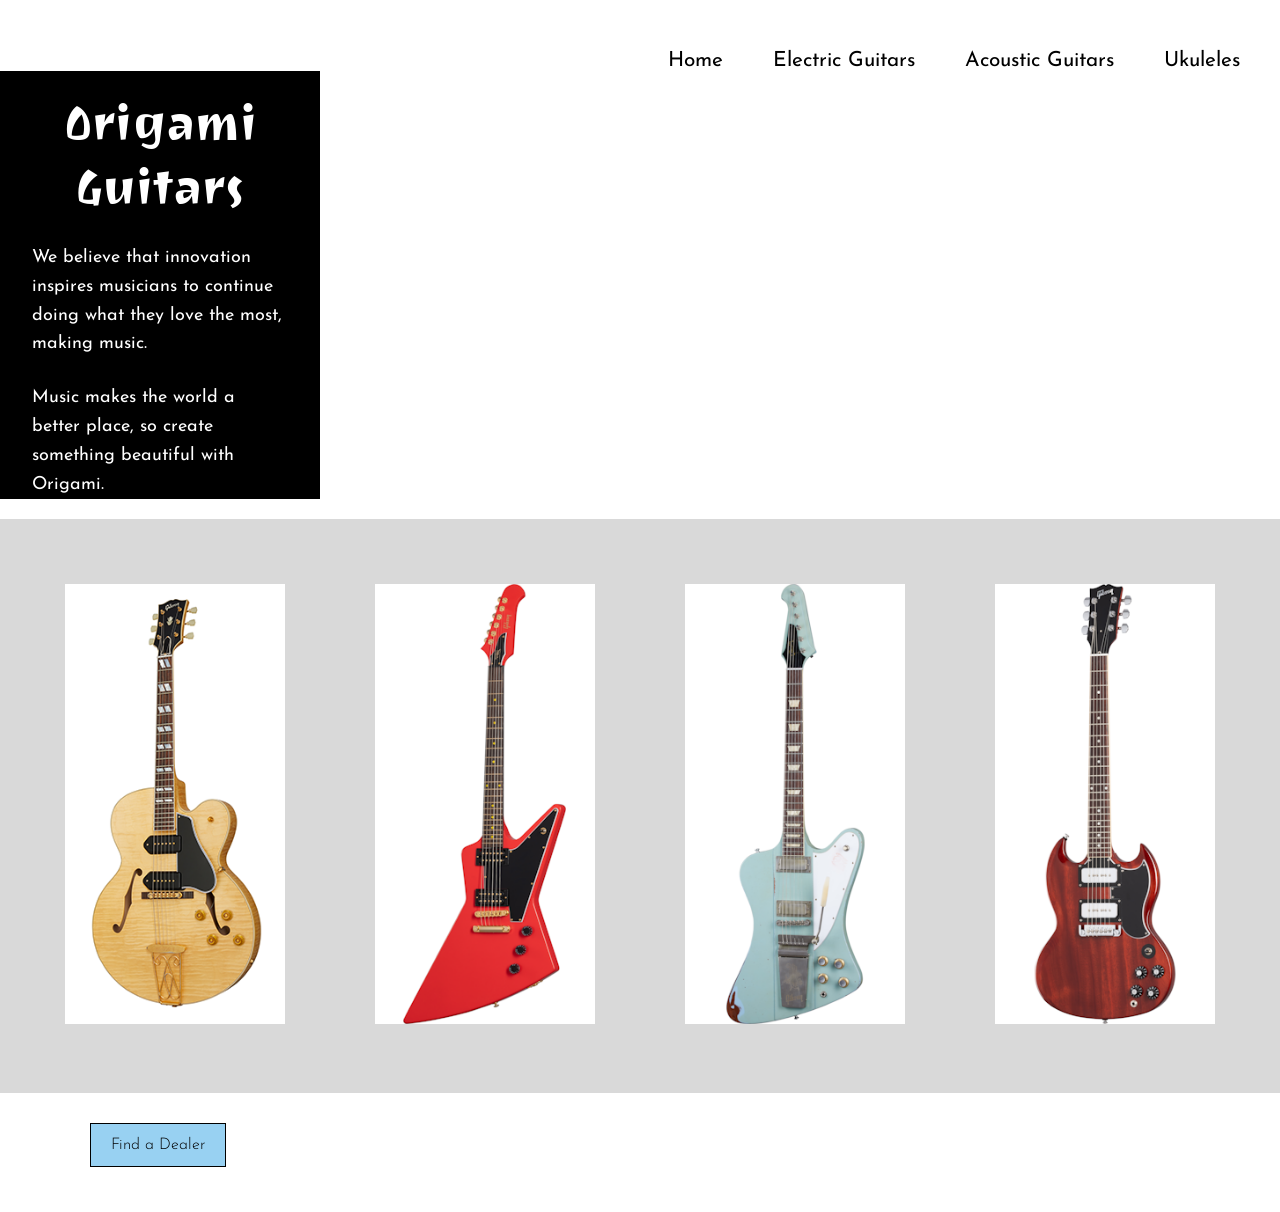
<file: origami_guitars_website/electric_guitars.html>
<!DOCTYPE html>
<html lang="en">

<head>
    <meta charset="UTF-8">
    <meta name="viewport" content="width=device-width, initial-scale=1.0">
    <title>Origami Guitars</title>
    <link rel="stylesheet" href="mainstyles.css">
</head>

<body>
    <nav>
        <ul>
            <li><a href="index.html">Home</a></li>
            <li><a href="electric_guitars.html">Electric Guitars</a></li>
            <li><a href="">Acoustic Guitars</a></li>
            <li><a href="">Ukuleles</a></li>
        </ul>
    </nav>

    <header>
        <div id="first_half">
            <h1>Origami Guitars</h1>
            <p>We believe that innovation inspires musicians to continue doing what they love the most, making music.
            </p>
            <p>Music makes the world a better place, so create something beautiful with Origami.</p>
        </div>
        <div id="second_half">
            <video src="videos/Hero_Video.mp4" autoplay muted loop>Banner</video>
        </div>
    </header>

    <main id="electric_guitars">
       <section>
         <figure>
            <img src="images/Origami_ES.png" alt="Origami_ES">
            <figcaption>
               <span>Origami ES</span><br>
               A legacy built on innovation, style, and soulful tone!
              <p>Price: <span>$3,500.00</span></p>
            </figcaption>
         </figure>
       </section>

       <section>
        <figure>
            <img src="images/Origami_Explorer.png" alt="Origami_Explorer">
            <figcaption>
               <span>Origami Explorer</span><br>
               The 70s icon is back to explore a new generation of players.
               <p>Price: <span>$2,499.00</span></p>
            </figcaption>
         </figure>
       </section>

       <section>
        <figure>
            <img src="images/Origami_Firebird.png" alt="Origami_Firebird">
            <figcaption>
               <span>Origami Firebird</span><br>
               Rock'n Roll history created by automotive designer Ray Dietrich.
               <p>Price: <span>$4,449.00</span></p>
            </figcaption>
         </figure>
       </section>

       <section>
        <figure>
            <img src="images/Origami_SG.png" alt="Origami_SG">
            <figcaption>
               <span>Origami SG</span><br>
               The SG model has The World's Fastest neck, and it is ready to shred.
               <p>Price: <span>$1,799.00</span></p>
            </figcaption>
         </figure>
       </section>
    </main>

    <footer>
        <p><a href="">Find a Dealer</a></p>
    </footer>
</body>

</html>
</file>
<file: CSS_Animation_Assignment_Student_Files/style.css>
@import url('https://fonts.googleapis.com/css?family=Cuprum|Roboto&display=swap');
/*
font-family: 'Roboto', sans-serif;
font-family: 'Cuprum', sans-serif;
*/

* {
  font-family: 'Roboto', sans-serif;
  opacity: 0;
  transform: translateY(-200%);
  animation: drop-n-bounce 2s forwards;
}

#container {
  width: 500px;
  margin: auto;
  padding: 0;
  animation-delay: 1s;
}

header {
  text-transform: uppercase;
}

h1 {
  font-size: 3.85rem; 
  margin: -10px  0 -10px 0px;
  padding: 0;
}

header p:nth-of-type(1) {
  font-size: 4em;
  margin: 0;
  padding: 0;
  color: #ffa500;
}

header p:nth-of-type(2) {
  font-size: 1.67rem;
  margin: 0;
  padding: 0;
  color: red;
}

img {
  max-width: 100%;
}

section {
  display: flex;
  justify-content: space-between;
  flex-flow: row wrap;
}

section p {
  background: red;
  text-align: center;
  flex: 1;
  margin: 0px;
  color: #fff;
  font-size: 1.1rem;
  padding: 10px;
}

section p:nth-of-type(2) {
  margin: 0 5px;
}

footer p {
  text-transform: uppercase;
  font-size: 1.25rem;
  margin: 0;
  padding: 0;
  font-weight: bold;
  font-family: 'Cuprum', sans-serif;
}

footer span {
  color: red;
}

/* CSS Animation */

@keyframes drop-n-bounce {
  0% {
    opacity: 0;
    transform: translateY(-200%);
  }

  40% {
    transform: translateY(0);
  }

  55% {
    transform: translateY(-10px);
  }

  70% {
    transform: translateY(0);
  }

  85% {
    transform: translateY(-5px);
  }

  100% {
    opacity: 1;
    transform: translateY(0);
  }
}

#chorizo {
  animation-delay: 2.7s;
}

#grilled_jalapenos {
  animation-delay: 3.2s;
}

#cotija_cheese {
  animation-delay: 3.7s;
}


@media only screen and (max-width: 600px) {
  #container {
    width: 100%;
  }
  
  h1 {
    font-size: 11vw; /* 3.85rem*/
  }
  
  header p:nth-of-type(1) {
    font-size: 15vw;
    margin-top: 5px;
  }
  
  header p:nth-of-type(2) {
    font-size: 5vw;
    margin-top: 5px;
  }
  
  section p {
    flex: 1 0 100%;
    margin: 1px 0 !important;
  }
  
  footer p {
    font-size: 5vw;
  }
  
}
</file>
<file: external_project/mainstyles.css>
@import url('https://fonts.googleapis.com/css2?family=Orbitron:wght@400..900&family=Overpass:ital,wght@0,100..900;1,100..900&family=Stalinist+One&display=swap');

/*
font-family: "Stalinist One", sans-serif;
 font-family: "Overpass", sans-serif;
 font-family: "Orbitron", sans-serif;
*/

/* nav */
nav ul {
    list-style-type: none;
    padding: 5px;
    margin-left: 10%;
    margin-right: 10%;
    display: flex;
    justify-content: space-between;
}

nav ul li {
    margin: 5px;
}

nav ul li a{
    text-decoration: none;
    background: #fff;
    color: #1b306e;
    padding: 15px;
    display: block;
    border-radius: 5px;

}

nav ul li a:hover {
    background: #274397;
    color: #ffffff;
}

/*body*/

body {
    margin: 0;
    font-family: "Overpass", sans-serif;
}

header {
    padding: 10% 0;
    background-image: url(images/banner.jpg);
    height: 290px;
    background-size: cover;
    opacity: 96%;
    position: relative;
}

header h1 {
    text-align: center;
    font-family: "Stalinist One", sans-serif;
    font-size: 4.5rem;
    color: #ffffff;
}

header span {
    display: block;
    font-family: "Stalinist One", sans-serif;
    font-size: 3.5rem;
}

header ul {
    list-style-type: none;
    padding: 0;
    display: flex;
    justify-content: center;
    position: relative;

}

header ul li {
    margin: 1px;
}

header ul li a{
    text-decoration: none;
    background: #203a8a;
    color: #fff;
    padding: 15px;
    display: block;
    border-radius: 6px;
    font-size: 1.3rem;

}

header ul li a:hover {
    background: #fff;
    color: #203a8a;
}

h2 {
     font-family: "Orbitron", sans-serif;
     font-weight: 600;
     text-align: center;
     font-size: 1.5rem;
}

footer {
    padding-top: 5px;
    padding-bottom: 20px;
    margin-top: 2%;
    background-color: rgb(12, 26, 88);
}

footer p {
    padding-left: 50px;
    margin-bottom: 0;
    line-height: 20px;
    font-weight: 700;
    color: #fff;
}

footer span {
    font-weight: 450;
}

/*Grid Columns*/

main {
    display: grid;
    grid-template-columns: 6fr 6fr;
    grid-template-rows: auto;
    grid-template-areas: 
    "section2 section1"; 
    gap: 20px;
}

section:nth-last-of-type(1) {
    grid-area: section1;
    padding-top: 20px;
    padding-bottom: 20px;
    margin-left: 20px;
    margin-right: 20px;
}
  
section:nth-last-of-type(2) {
    grid-area: section2;
    padding-top: 20px;
    padding-bottom: 20px;
    margin-left: 20px;
    margin-right: 20px;
}

img {
    width: 100%;
}

/*Media querie*/

@media (max-width: 620px) {
  main {
    display: block;
  }
}
</file>
<file: javascript_slide_show_starter/style.css>
@import url('https://fonts.googleapis.com/css2?family=Hepta+Slab:wght@1..900&family=Inter:ital,opsz,wght@0,14..32,100..900;1,14..32,100..900&display=swap');

/*
font-family: "Hepta Slab", serif;
font-family: "Inter", sans-serif;
*/

/* Body */

* {
    box-sizing: border-box;
    font-family: "Inter", sans-serif;
}

header, footer {
    background: #0c99ba;
    color: #fff;
    padding: 15px;
    margin: 10px 0px;
}

main {
    display: flex;
    flex-flow: row wrap;
}

main section {
    flex: 1 1 50%;
    padding: 10px;
    max-width: 100%;
}

h1, header p, main, footer p {
    width: 75%;
    margin: auto;
}

h1, h2 {
    font-family: "Hepta Slab", serif;
}

.cycle-slideshow {
    width: 50%;
}

.cycle-slideshow img {
    width: 100%;
    height: auto;
}

/* Formatting Captions*/

.slide {
    position: relative;
}

.slide-text {
    position: absolute;
    bottom: 0;
    background: rgba(255, 243, 235, 0.8);
    padding: 0 15px;
    width: 100%;
}

.slide-text h2 {
    color: #200c00;
    margin-top: 10px;
    font-size: 1.2rem;
}

.slide-text p {
    color: #200c00;
    font-size: 1.1rem;
    font-weight: 500;
}

/* Buttons */

.cycle-prev, .cycle-next {
    position: absolute;
    background: rgba(74, 35, 2, 0.65);
    color: #fff;
    display: block;
    padding: 5px;
    cursor: pointer;
    z-index: 1000;
    opacity: 0;
    transition: opacity 0.5s;
}

.cycle-prev {
    top: 40%;
    left: 0;
    border-radius: 0px 5px 5px 0px;
}

.cycle-next {
    top: 40%;
    right: 0;
    border-radius: 5px 0px 0px 5px;
}

.cycle-slideshow:hover .cycle-prev {
    opacity: 1;
}

.cycle-slideshow:hover .cycle-next {
    opacity: 1;
}

.cycle-pager {
    position: absolute;
    top: 10px;
    width: 100%;
    text-align: center;
    color: #fff;
    z-index: 1050;
}
.cycle-pager span {
    display: inline-block;
    width: 12px;
    height: 12px;
    border-radius: 50%;
    background: #fff;
    margin: 5px;
    cursor: pointer;
    text-indent: -999px;
}

.cycle-pager .cycle-pager-active {
    background: #ffc37a;
}

.slide-text p a {
    display: inline-block;
    text-decoration: none;
    background: #35a198;
    color: #ffffff;
    padding: 10px;
    border-radius: 8px;
    font-weight: bold;
    position: absolute;
    bottom: 15px;
    right: 15px;
}

.slide-text p a:hover {
    background: #301507;
    color: #ffc37a; 
}

/* Media Queries */
/* Desktops */

@media (max-width: 1500px) {
    h1, header p, main, footer p {
        width: 100%;
    }
}

/* Tablets and Phones */

@media (max-width: 970px) {
    main section {
        flex: auto;
    }
}
</file>
<file: newsletter/mainstyles.css>
@import url('https://fonts.googleapis.com/css2?family=Open+Sans:ital,wght@0,300..800;1,300..800&family=Playpen+Sans+Deva:wght@100..800&display=swap');

/*
font-family: "Open Sans", sans-serif;
font-family: "Playpen Sans Deva", cursive;
*/

* {
    box-sizing: border-box;
}

/* Header */
header {
    background-image: url(images/coffee_beans.jpg);
    height: 200px;
    background-size: cover;
    position: relative;
    margin-bottom: 10px;
}

h1 {
    font-family: "Playpen Sans Deva", cursive;
    font-size: 3rem;
    color: #452115;
    background: rgba(255, 255, 255, 0.65);
    border-radius: 0px 27px 27px 0px;
    border: 2px solid #000;
    padding-left: 60px;
    padding-right: 50px;
    display: inline-block;
}

  

/* Grid */
main {
    display: grid;
    grid-template-columns: 3fr 3fr 3fr 3fr;
    grid-template-rows: auto;
    grid-template-areas: 
    "section3 section3 section3 section1"
    "section3 section3 section3 section1"
    "section2 section2 section2 section1"
    "section2 section2 section2 section1";
    gap: 15px;
}

section {
    padding: 15px;
}

section:nth-last-of-type(1) {
    grid-area: section1;
    background-color: #d3c7a9;
}
  
section:nth-last-of-type(2) {
    grid-area: section2;
    background-color: #744c3b;
    color: #fff; 
}

section:nth-last-of-type(3) {
    grid-area: section3;
    background-color: #bf6a45;
    color: #fff;
}


/* Detailed Sections*/

section:nth-last-of-type(1) ul {
    padding-left: 3.7rem;
}

section:nth-last-of-type(1) h2 {
    padding-bottom: 2.5rem;
}

section:nth-last-of-type(3) p {
    font-family: "Open Sans", sans-serif;
    font-weight: lighter;

}

section:nth-last-of-type(2) p {
    font-family: "Open Sans", sans-serif;
}

h2 {
    padding-left: .8rem;
    font-size: 2rem;
    font-family: "Open Sans", sans-serif;
}

ul li {
    font-family: "Open Sans", sans-serif;
}

img {
    max-width: 20%;
    margin-right: 15px;
    float: left;
}

/* Footer */
footer {
    background-color: #452115;
    padding: 10px;
    margin-top: 10px;
}

footer p {
    color: #fff;
    font-family: "Open Sans", sans-serif;
}
</file>
<file: origami_guitars_website/mainstyles.css>
@import url('https://fonts.googleapis.com/css2?family=Josefin+Sans:ital,wght@0,100..700;1,100..700&family=Joti+One&display=swap');

/*
font-family: "Joti One", serif;
font-family: "Josefin Sans", sans-serif;
*/

* {
    font-family: "Josefin Sans", sans-serif;
    box-sizing: border-box;
    margin: 0;
}

/* nav */

nav ul {
    list-style-type: none;
    display: flex;
    justify-content: flex-end;
    gap: 10px;
    padding-top: 50px;
    padding-right: 20px;
}

nav ul li {
    font-size: 1.3rem;
}

nav ul li a {
    text-decoration: none;
    color: #000;
    transition: all 0.5s;
   padding: 5px 20px 0px 20px;
    
}

nav ul li a:hover {
    color: #ffffff;
    background: #000;
}

/* header */

h1 {
    font-family: "Joti One", serif;
    font-size: 3rem;
    font-weight: 200;
    margin-top: 20px;
    text-align: center;
}

header {
    display: flex;
}


#first_half {
    background-color: black;
    color: #fff;
    padding-left: 2rem;
    padding-right: 2rem;
    flex: 1 1 25%; 
}

#first_half p {
    font-size: 18px;
    line-height: 1.8rem;
    margin-top: 25px;
}

#second_half {
    position: relative;
    overflow: hidden;
    height: 310px;
    flex: 1 1 75%;
}

#second_half video {
    position: absolute;
    top: 0;
    left: 0;
    z-index: -2;
    object-fit: cover;
}

/* main */

main {
    display: flex;
    flex-flow: wrap row;
    background-color: #d9d9d9;
    margin-top: 20px;
    padding: 20px;
}

main section {
    flex: 1 1 33%;
    padding: 20px;
}

h2 {
    font-size: 2rem;
    margin-top: 15px;
}

main p {
    line-height: 1.7rem;
}

img {
     max-width: 100%;
     min-width: 100%;
}


/* electric guitars page */

#electric_guitars section {
    flex: 1 1 25%;
    overflow: hidden;
}

#electric_guitars figure {
    padding: 25px;
    position: relative;
    overflow: hidden;
}

#electric_guitars figcaption {
    margin-right: 25px;
    margin-bottom: 25px;
    font-size: 2rem;
    font-weight: 600;
    line-height: 2.2rem;
    padding: 15px;
    background: rgba(0, 0, 0, 0.55);
    color: #fff;
    position: absolute;
    bottom: 0;
    transform: translateY(100%);
    opacity: 0;
    transition: all 1s;
}

#electric_guitars figure:hover figcaption {
    transform: translateY(0);
    opacity: 100;
    
}

#electric_guitars figcaption span {
    font-size: 2.55rem;
    font-weight: 900;
    display: inline-block;
    margin-bottom: 40px;
    padding-top: 30px;
}

#electric_guitars figcaption p span {
    font-weight: 600;
    font-size: 2rem;
    margin-top: 20px;
}



/* footer */

footer {
    padding-top: 30px;
    padding-left: 90px;
    padding-bottom: 45px;
}

footer a {
    text-decoration: none;
    color: #000;
    font-weight: 300;
    background: #98d1f2;
    padding: 5px 20px;
    display: inline-block;
    border: 1.5px solid #000;
    line-height: 2rem;
    transition: all 0.5s;
}

footer a:hover {
    background-color: #eecd90;
}

/* media */

@media (min-aspect-ratio: 16/9) {
    #second_half video {
        width: 100%;
        height: 100%;
    }
}

@media (max-aspect-ratio: 16/9) {
    #second_half video {
        width: 100%;
        height: 100%;
    }
}
</file>
<file: tribute_page/mainstyles.css>
@import url('https://fonts.googleapis.com/css2?family=DM+Sans:ital,opsz,wght@0,9..40,100..1000;1,9..40,100..1000&family=Prata&display=swap');

/*
font-family: "DM Sans", sans-serif;
font-family: "Prata", serif;
*/

* {
    margin: 0;
}

header {
    background-color: #582811;
    padding-bottom: 10px;
}

h1 {
    font-family: "Prata", serif;
    font-size: 3.5rem;
    text-align: center;
    color: #ecb0c0;
    padding-top: 50px;
}

h1 + p {
    padding-top: 15px;
    color: #ffffff;
}

h1 + p a {
    color: #ecb0c0;
}

a {
    color: #c23a67;
}

main {
     background-color: #f9eee3;
}

h2 {
    font-family: "Prata", serif;
    font-size: 1.7rem;
    padding-left: 50px;
    padding-top: 40px;
    padding-bottom: 20px;
    color: #c23a63;
}

p {
    font-family: "DM Sans", sans-serif;
    text-align: justify;
    font-size: 1.05rem;
    color: #000;
    padding-left: 50px;
    padding-right: 50px;
    padding-bottom: 20px;
    line-height: 1.8rem;
}

ul {
    padding-left: 90px;
}

ul li {
    font-family: "DM Sans", sans-serif;
    text-align: justify;
    color: #000;
    font-size: 1.05rem;
    line-height: 1.6rem;
    padding-right: 50px;
    padding-bottom: 20px;
}

ul + p {
    padding-bottom: 20px;
}

footer {
    background-color: #582811;
    padding-left: 20px;
}

footer p {
    padding: 20px;
    color: #ffffff;
}

img {
    max-width: 100%;
}
</file>
<file: external_project/about.css>
/*Body*/

body header {
    padding: 2% 0;
    background-image: url(images/banner_color.jpg);
    height: 100px;
    background-color: antiquewhite;
}

body header h1 {
    font-size: 2.1rem;
    color: #fff;
}

/*Grid Columns*/

main {
    display: grid;
    grid-template-columns: 4fr 4fr 4fr;
    grid-template-rows: auto;
    grid-template-areas: 
    "section3 section3 section1"
    "section2 section2 section1"; 
    gap: 20px;
}

section:nth-last-of-type(1) {
    grid-area: section1; 
}
  
section:nth-last-of-type(2) {
    grid-area: section2;
    margin-top: 20px;
    margin-bottom: 27px;
    margin-left: 20px;
    margin-right: 20px;
    padding-left: 2%;
    padding-right: 1.5%;
    border: 5px solid #0f7bbc;
    font-size: 1.3rem;
}

section:nth-last-of-type(3) {
    grid-area: section3;
    margin-top: 20px;
    margin-left: 20px;
    margin-right: 20px;
    padding-left: 2%;
    padding-right: 1.5%;
    padding-top: 15px;
    border: 5px solid #0f7bbc;
    font-size: 1.3rem;
}

h2 {
    text-align: left;
}

p {
    line-height: 38px;
}

/*Media querie*/

@media (max-width: 940px) {
  main {
    grid-template-areas:
     "section3 section3 section3 section3"
     "section2 section2 section1 section1"  
    ;
  }
}

@media (max-width: 620px) {
  main {
    display: block;
  }
}
</file>
<file: external_project/servicegallery.css>
/*Grid Columns*/

main {
    display: grid;
    grid-template-columns: 2fr 2fr 2fr 2fr 2fr 2fr;
    grid-template-rows: auto;
    grid-template-areas: 
    "section5 section5 section4 section4 section3 section3"
    "section2 section2 section2 section1 section1 section1"; 
    gap: 20px;
}

section:nth-last-of-type(1) {
    grid-area: section1;
    margin-right: 50px;
    margin-left: 50px;
    margin-top: 20px;
    padding-top: 15px;
    padding-left: 2%;
    padding-right: 1.5%;
    border: 5px solid #0f7bbc;
    font-size: 1.3rem;
}
  
section:nth-last-of-type(2) {
    grid-area: section2;
    margin-left: 50px;
    margin-right: 50px;
    margin-top: 20px;
    margin-bottom: .1px;
    padding-top: 15px;
    padding-left: 2%;
    padding-right: 1.5%;
    border: 5px solid #0f7bbc;
    font-size: 1.3rem;
}

section:nth-last-of-type(3) {
    grid-area: section3;
    margin-right: 20px;
    margin-left: 20px;
    margin-top: 20px;
    padding-top: 15px;
    padding-left: 2%;
    padding-right: 1.1%;
    border: 5px solid #0f7bbc;
    font-size: 1.3rem;
}

section:nth-last-of-type(4) {
    grid-area: section4;
    margin-right: 20px;
    margin-left: 20px;
    margin-top: 20px;
    padding-top: 15px;
    padding-left: 2%;
    padding-right: 1.5%;
    border: 5px solid #0f7bbc;
    font-size: 1.3rem;
}

section:nth-last-of-type(5) {
    grid-area: section5;
    margin-left: 20px;
    margin-right: 20px;
    margin-top: 20px;
    padding-top: 15px;
    padding-left: 2%;
    padding-right: 1.5%;
    border: 5px solid #0f7bbc;
    font-size: 1.3rem;
}

h2 {
    text-align: center;
}

/*Media querie*/

@media (max-width: 940px) {
  main {
    grid-template-areas:
     "section5 section5 section5 section4 section4 section4"
     "section3 section3 section3 section3 section3 section3" 
     "section2 section2 section2 section2 section2 section2"  
     "section1 section1 section1 section1 section1 section1" 
    ;
  }
}

@media (max-width: 620px) {
  main {
    display: block;
  }
}
</file>
<file: external_project/gallery.css>
section:nth-last-of-type(1) {
    grid-area: section1;
    margin-left: 20px;
    margin-right: 20px;
    border: solid #ffffff;
}
  
section:nth-last-of-type(2) {
    grid-area: section2;
    margin-left: 20px;
    margin-right: 20px;
    border: solid #ffffff;
}

section:nth-last-of-type(3) {
    grid-area: section3;
    border: solid #ffffff;
}

section:nth-last-of-type(4) {
    grid-area: section4;
    border: solid #ffffff;
}

section:nth-last-of-type(5) {
    grid-area: section5;
    border: solid #ffffff;
}
</file>
